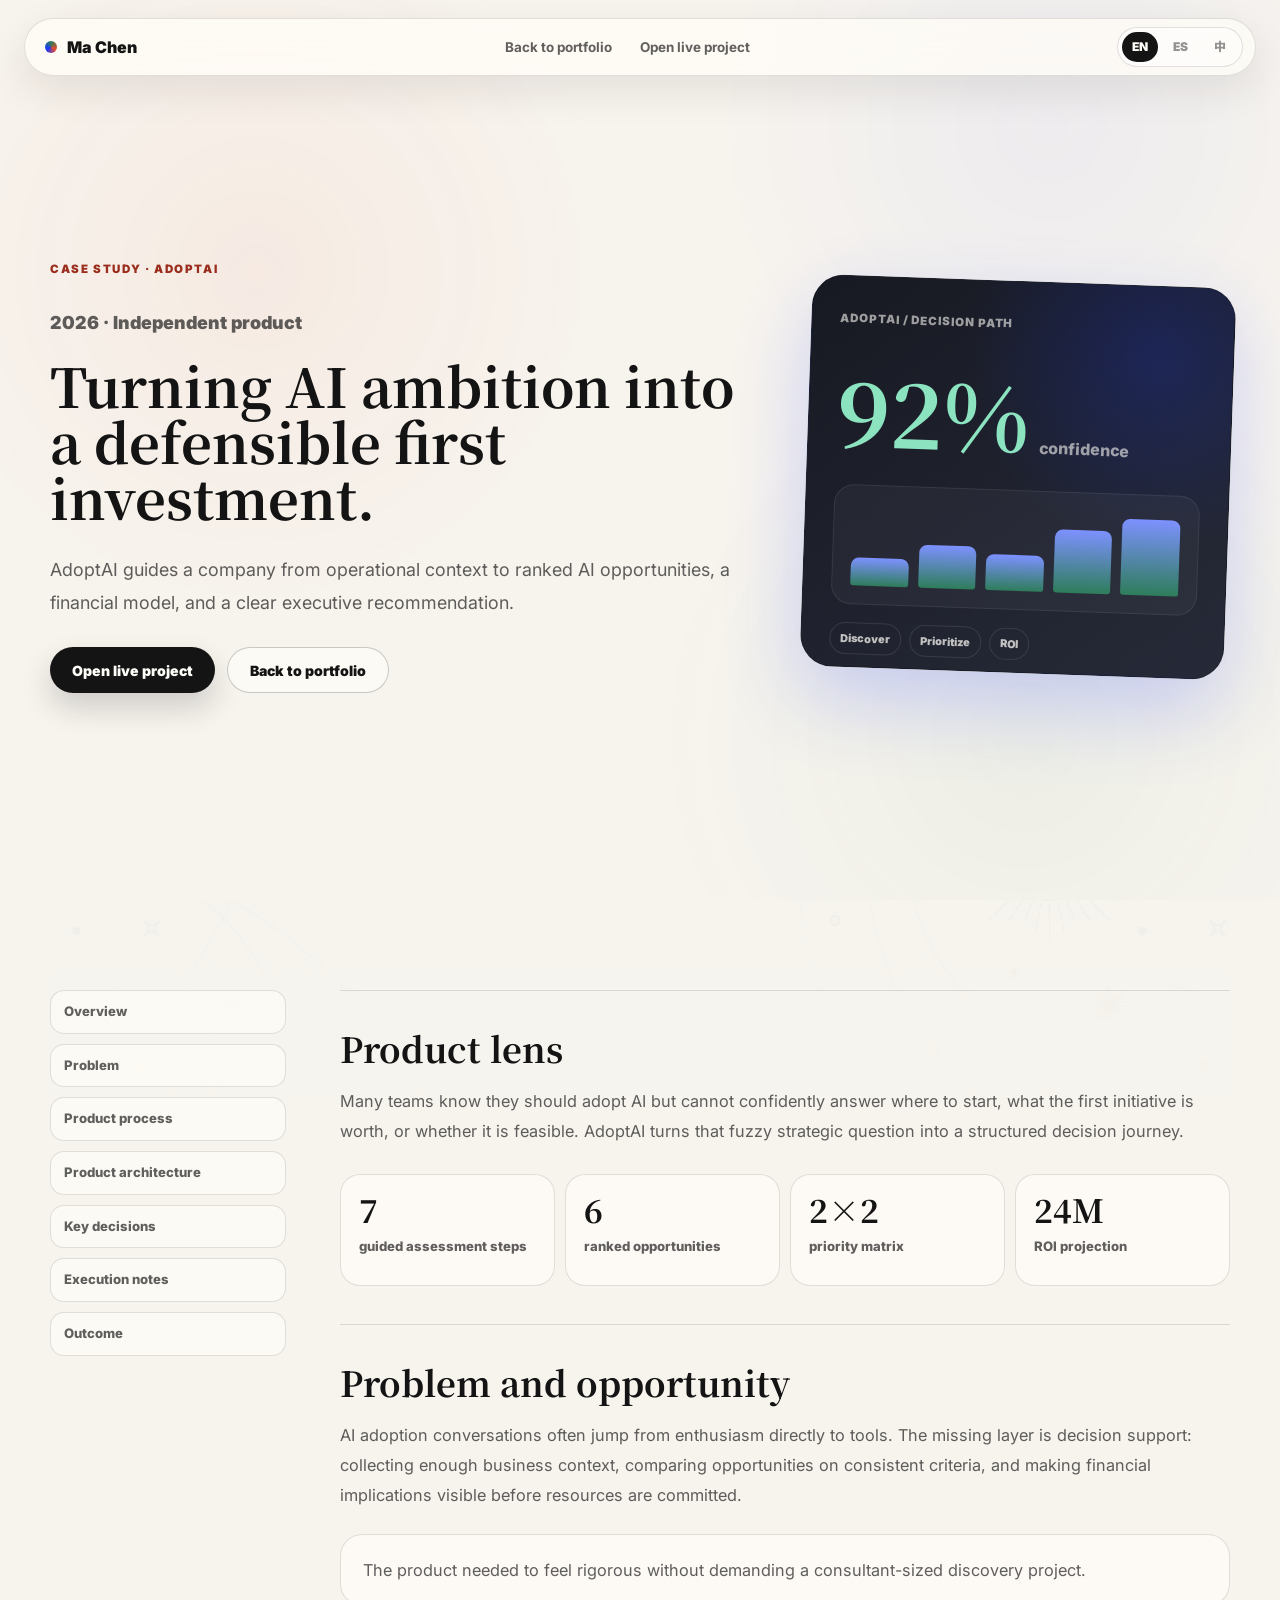
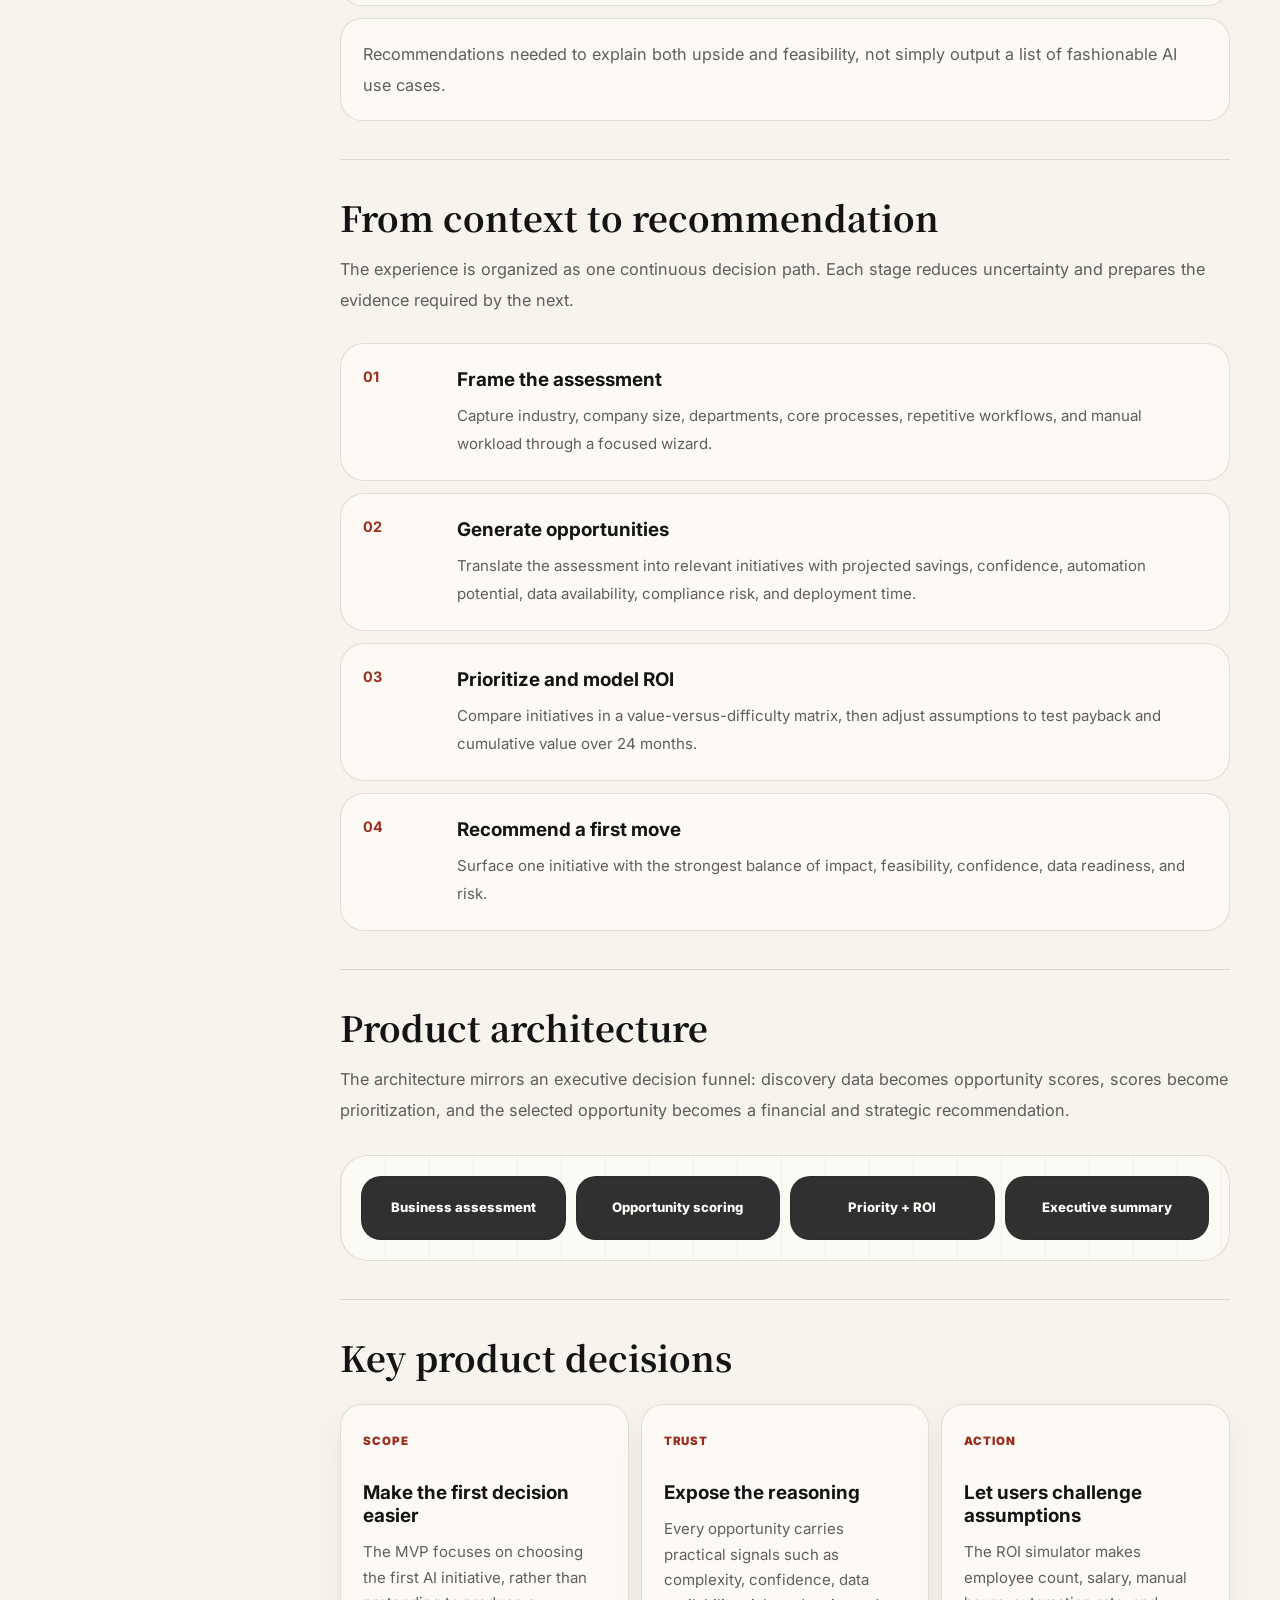
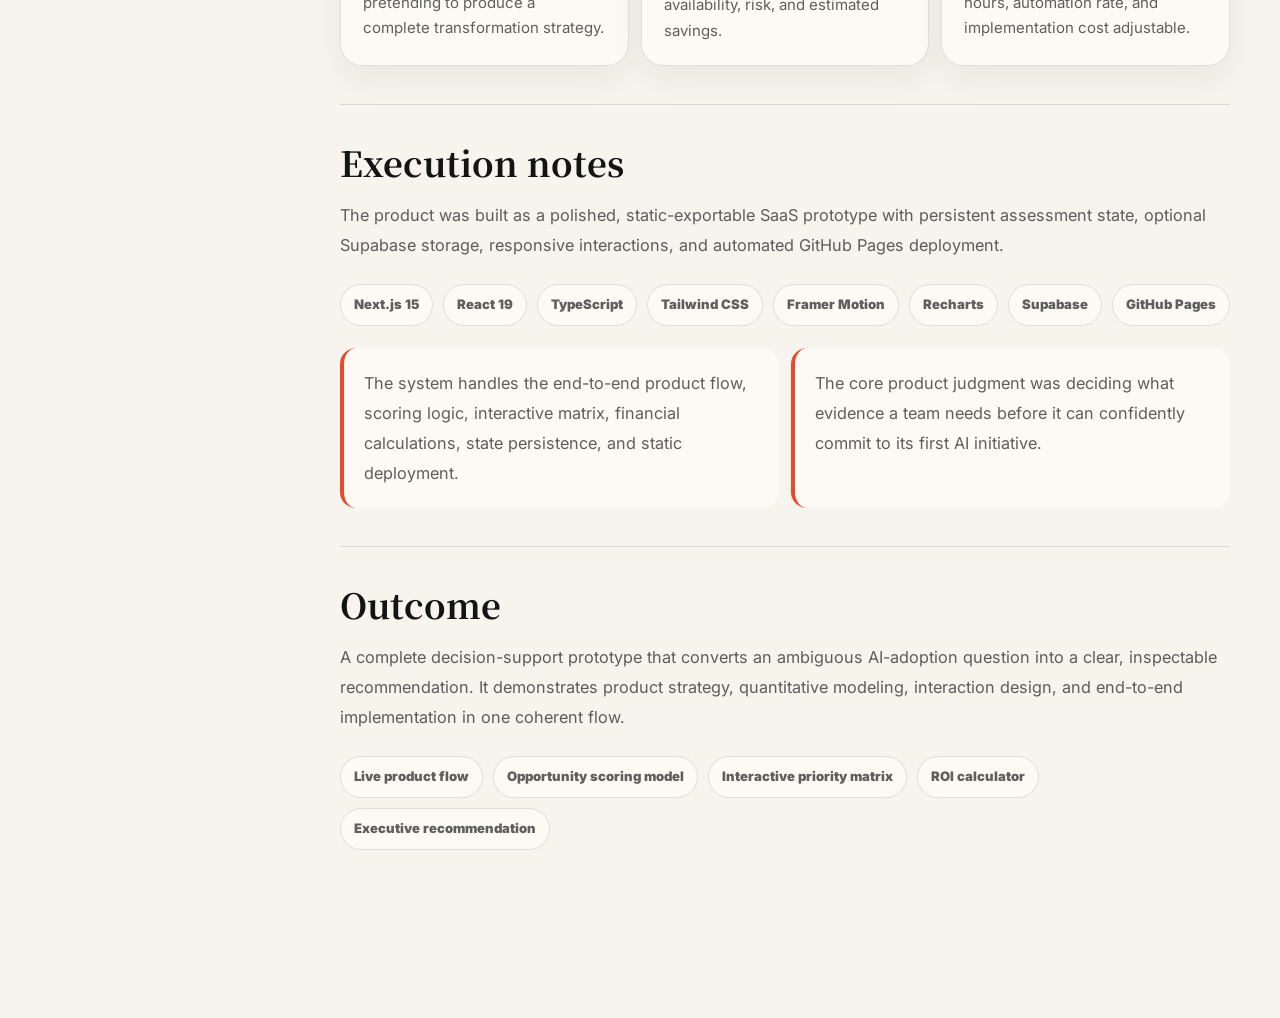
<file: adoptai.html>
<!doctype html>
<html lang="en" data-lang="en">
  <head>
    <meta charset="UTF-8" />
    <meta name="viewport" content="width=device-width, initial-scale=1.0" />
    <meta name="description" content="AdoptAI case study by Ma Chen: a decision-support product for discovering, prioritizing, and evaluating AI opportunities." data-i18n-attr="content:adopt.metaDescription" />
    <title data-i18n="adopt.metaTitle">AdoptAI | Ma Chen</title>
    <link rel="preconnect" href="https://fonts.googleapis.com" />
    <link rel="preconnect" href="https://fonts.gstatic.com" crossorigin />
    <link href="https://fonts.googleapis.com/css2?family=Inter:wght@400;500;600;700;800;900&family=Noto+Sans+SC:wght@300;400;500;600;700;800;900&family=Noto+Serif+SC:wght@500;700;900&display=swap" rel="stylesheet" />
    <link rel="stylesheet" href="styles.css?v=20260614-4" />
  </head>
  <body class="case-page">
    <div class="grain" aria-hidden="true"></div>
    <header class="site-header">
      <a class="brand" href="index.html#top"><span class="brand-mark"></span><span>Ma Chen</span></a>
      <nav aria-label="Case navigation">
        <a href="index.html#projects" data-i18n="case.back">Back to portfolio</a>
        <a href="https://ai-adopt.github.io/" target="_blank" rel="noreferrer" data-i18n="case.live">Open live project</a>
      </nav>
      <div class="lang-toggle" role="group" aria-label="Switch language">
        <button type="button" data-lang-option="en">EN</button>
        <button type="button" data-lang-option="es">ES</button>
        <button type="button" data-lang-option="zh">中</button>
      </div>
    </header>

    <main>
      <section class="case-hero case-hero-with-art section-inner reveal">
        <div class="case-hero-copy">
          <p class="eyebrow" data-i18n="adopt.kicker">Case study · AdoptAI</p>
          <p class="case-date" data-i18n="adopt.date">2026 · Independent product</p>
          <h1 data-i18n="adopt.title">Turning AI ambition into a defensible first investment.</h1>
          <p data-i18n="adopt.lead">AdoptAI guides a company from operational context to ranked AI opportunities, a financial model, and a clear executive recommendation.</p>
          <div class="hero-actions">
            <a class="button button-primary" href="https://ai-adopt.github.io/" target="_blank" rel="noreferrer" data-i18n="case.live">Open live project</a>
            <a class="button button-secondary" href="index.html#projects" data-i18n="case.back">Back to portfolio</a>
          </div>
        </div>
        <aside class="case-hero-art adoptai-hero-art" aria-hidden="true">
          <div class="adoptai-dashboard">
            <span class="dashboard-label">AdoptAI / Decision path</span>
            <div class="dashboard-score"><strong>92%</strong><span>confidence</span></div>
            <div class="dashboard-chart"><i></i><i></i><i></i><i></i><i></i></div>
            <div class="dashboard-tags"><span>Discover</span><span>Prioritize</span><span>ROI</span></div>
          </div>
        </aside>
      </section>

      <section class="case-body section-inner">
        <div class="case-grid">
          <aside class="case-sidebar reveal">
            <a href="#overview" data-i18n="case.overview">Overview</a>
            <a href="#problem" data-i18n="adopt.navProblem">Problem</a>
            <a href="#process" data-i18n="adopt.navProcess">Product process</a>
            <a href="#architecture" data-i18n="case.architecture">Product architecture</a>
            <a href="#decisions" data-i18n="case.decisions">Key decisions</a>
            <a href="#execution" data-i18n="case.execution">Execution notes</a>
            <a href="#outcome" data-i18n="case.outcome">Outcome</a>
          </aside>
          <div>
            <section id="overview" class="case-section reveal">
              <h2 data-i18n="adopt.overviewTitle">Product lens</h2>
              <p data-i18n="adopt.overviewText">Many teams know they should adopt AI but cannot confidently answer where to start, what the first initiative is worth, or whether it is feasible. AdoptAI turns that fuzzy strategic question into a structured decision journey.</p>
              <div class="metric-strip">
                <div><strong>7</strong><span data-i18n="adopt.metricSteps">guided assessment steps</span></div>
                <div><strong>6</strong><span data-i18n="adopt.metricOpps">ranked opportunities</span></div>
                <div><strong>2×2</strong><span data-i18n="adopt.metricMatrix">priority matrix</span></div>
                <div><strong>24M</strong><span data-i18n="adopt.metricRoi">ROI projection</span></div>
              </div>
            </section>

            <section id="problem" class="case-section reveal">
              <h2 data-i18n="adopt.problemTitle">Problem and opportunity</h2>
              <p data-i18n="adopt.problemText">AI adoption conversations often jump from enthusiasm directly to tools. The missing layer is decision support: collecting enough business context, comparing opportunities on consistent criteria, and making financial implications visible before resources are committed.</p>
              <div class="insight-list">
                <p data-i18n="adopt.problemInsight1">The product needed to feel rigorous without demanding a consultant-sized discovery project.</p>
                <p data-i18n="adopt.problemInsight2">Recommendations needed to explain both upside and feasibility, not simply output a list of fashionable AI use cases.</p>
              </div>
            </section>

            <section id="process" class="case-section reveal">
              <h2 data-i18n="adopt.processTitle">From context to recommendation</h2>
              <p data-i18n="adopt.processText">The experience is organized as one continuous decision path. Each stage reduces uncertainty and prepares the evidence required by the next.</p>
              <div class="phase-list">
                <article class="phase-item"><strong>01</strong><div><h3 data-i18n="adopt.phase1Title">Frame the assessment</h3><p data-i18n="adopt.phase1Text">Capture industry, company size, departments, core processes, repetitive workflows, and manual workload through a focused wizard.</p></div></article>
                <article class="phase-item"><strong>02</strong><div><h3 data-i18n="adopt.phase2Title">Generate opportunities</h3><p data-i18n="adopt.phase2Text">Translate the assessment into relevant initiatives with projected savings, confidence, automation potential, data availability, compliance risk, and deployment time.</p></div></article>
                <article class="phase-item"><strong>03</strong><div><h3 data-i18n="adopt.phase3Title">Prioritize and model ROI</h3><p data-i18n="adopt.phase3Text">Compare initiatives in a value-versus-difficulty matrix, then adjust assumptions to test payback and cumulative value over 24 months.</p></div></article>
                <article class="phase-item"><strong>04</strong><div><h3 data-i18n="adopt.phase4Title">Recommend a first move</h3><p data-i18n="adopt.phase4Text">Surface one initiative with the strongest balance of impact, feasibility, confidence, data readiness, and risk.</p></div></article>
              </div>
            </section>

            <section id="architecture" class="case-section reveal">
              <h2 data-i18n="adopt.architectureTitle">Product architecture</h2>
              <p data-i18n="adopt.architectureText">The architecture mirrors an executive decision funnel: discovery data becomes opportunity scores, scores become prioritization, and the selected opportunity becomes a financial and strategic recommendation.</p>
              <div class="agent-flow">
                <div class="flow-step"><span data-i18n="adopt.flow1">Business assessment</span></div>
                <div class="flow-step"><span data-i18n="adopt.flow2">Opportunity scoring</span></div>
                <div class="flow-step"><span data-i18n="adopt.flow3">Priority + ROI</span></div>
                <div class="flow-step"><span data-i18n="adopt.flow4">Executive summary</span></div>
              </div>
            </section>

            <section id="decisions" class="case-section reveal">
              <h2 data-i18n="adopt.decisionsTitle">Key product decisions</h2>
              <div class="case-card-grid">
                <article class="case-mini-card"><span>Scope</span><h3 data-i18n="adopt.decision1Title">Make the first decision easier</h3><p data-i18n="adopt.decision1Text">The MVP focuses on choosing the first AI initiative, rather than pretending to produce a complete transformation strategy.</p></article>
                <article class="case-mini-card"><span>Trust</span><h3 data-i18n="adopt.decision2Title">Expose the reasoning</h3><p data-i18n="adopt.decision2Text">Every opportunity carries practical signals such as complexity, confidence, data availability, risk, and estimated savings.</p></article>
                <article class="case-mini-card"><span>Action</span><h3 data-i18n="adopt.decision3Title">Let users challenge assumptions</h3><p data-i18n="adopt.decision3Text">The ROI simulator makes employee count, salary, manual hours, automation rate, and implementation cost adjustable.</p></article>
              </div>
            </section>

            <section id="execution" class="case-section reveal">
              <h2 data-i18n="adopt.executionTitle">Execution notes</h2>
              <p data-i18n="adopt.executionText">The product was built as a polished, static-exportable SaaS prototype with persistent assessment state, optional Supabase storage, responsive interactions, and automated GitHub Pages deployment.</p>
              <div class="tool-stack">
                <span>Next.js 15</span><span>React 19</span><span>TypeScript</span><span>Tailwind CSS</span><span>Framer Motion</span><span>Recharts</span><span>Supabase</span><span>GitHub Pages</span>
              </div>
              <div class="case-split-note">
                <p data-i18n="adopt.buildText">The system handles the end-to-end product flow, scoring logic, interactive matrix, financial calculations, state persistence, and static deployment.</p>
                <p data-i18n="adopt.judgmentText">The core product judgment was deciding what evidence a team needs before it can confidently commit to its first AI initiative.</p>
              </div>
            </section>

            <section id="outcome" class="case-section reveal">
              <h2 data-i18n="adopt.outcomeTitle">Outcome</h2>
              <p data-i18n="adopt.outcomeText">A complete decision-support prototype that converts an ambiguous AI-adoption question into a clear, inspectable recommendation. It demonstrates product strategy, quantitative modeling, interaction design, and end-to-end implementation in one coherent flow.</p>
              <div class="tool-stack">
                <span data-i18n="adopt.outcomeTag1">Live product flow</span>
                <span data-i18n="adopt.outcomeTag2">Opportunity scoring model</span>
                <span data-i18n="adopt.outcomeTag3">Interactive priority matrix</span>
                <span data-i18n="adopt.outcomeTag4">ROI calculator</span>
                <span data-i18n="adopt.outcomeTag5">Executive recommendation</span>
              </div>
            </section>
          </div>
        </div>
      </section>
    </main>
    <script src="script.js?v=20260614-4"></script>
  </body>
</html>
</file>
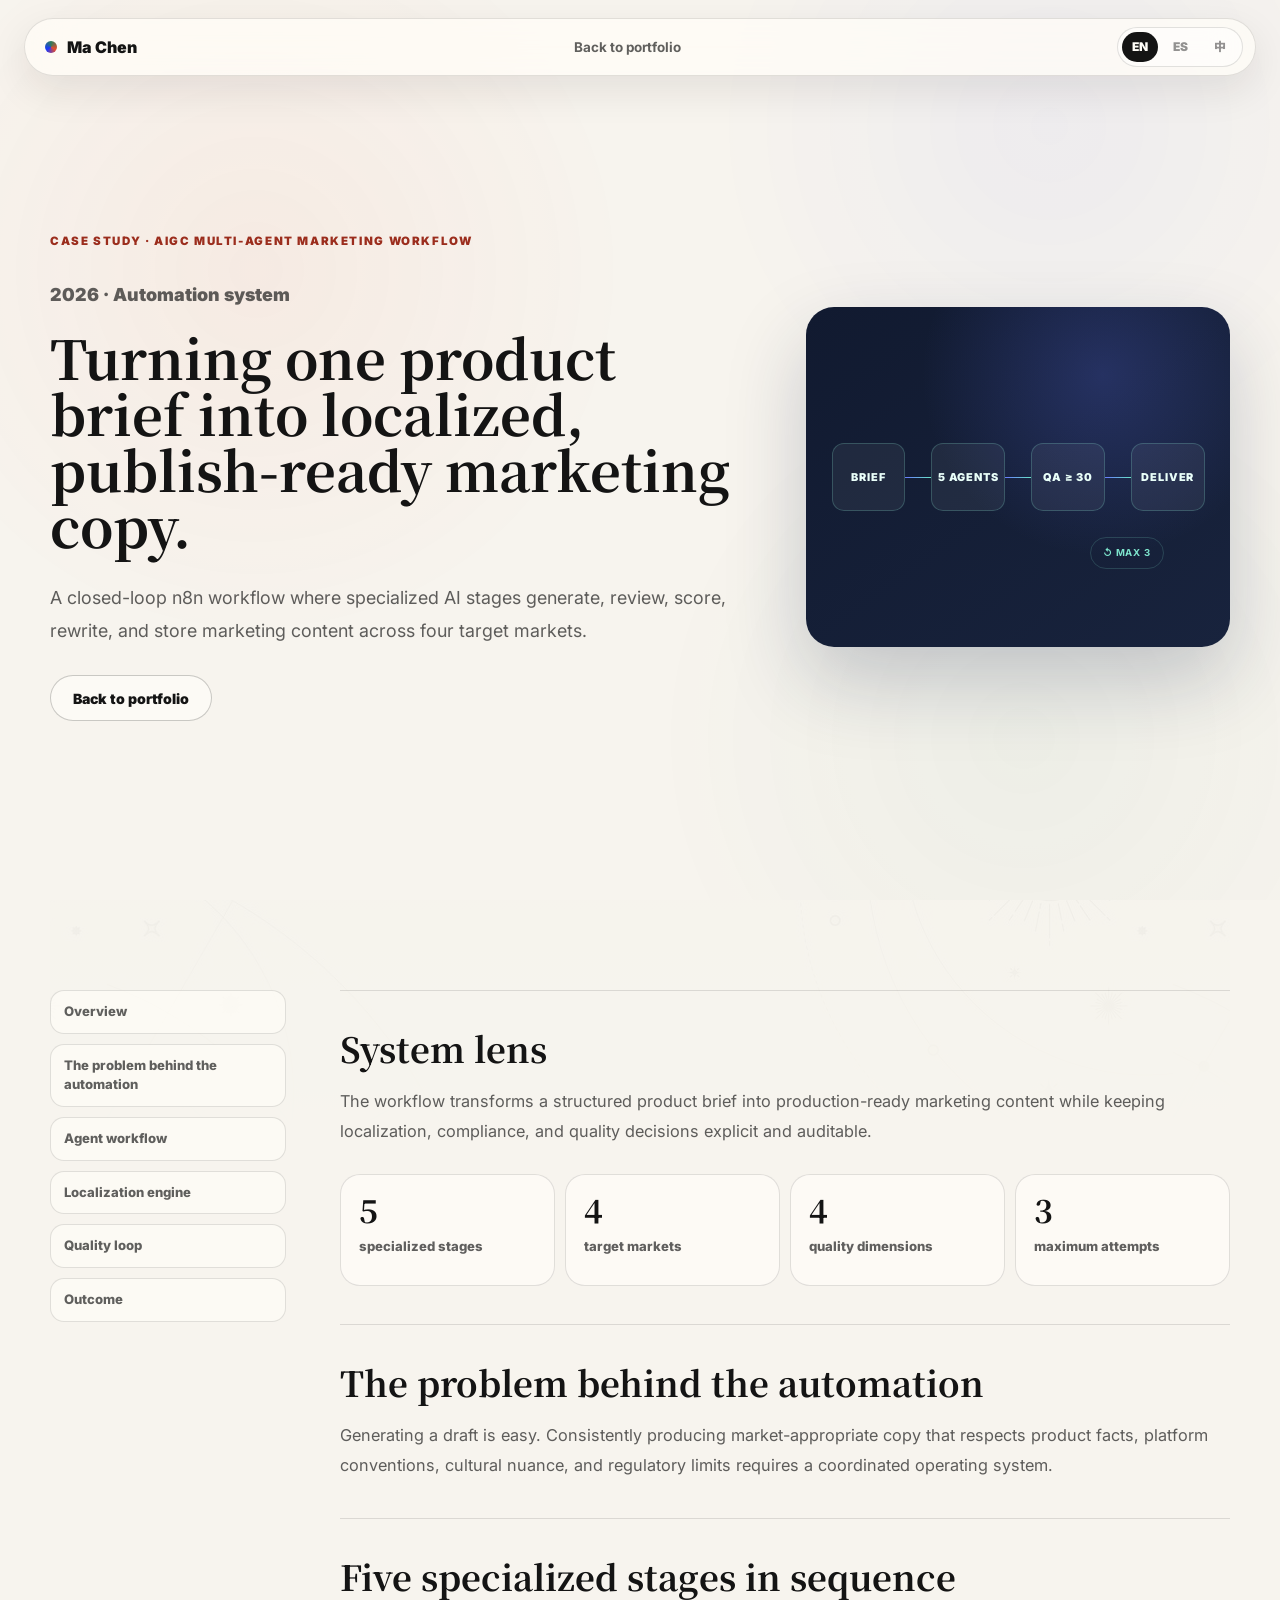
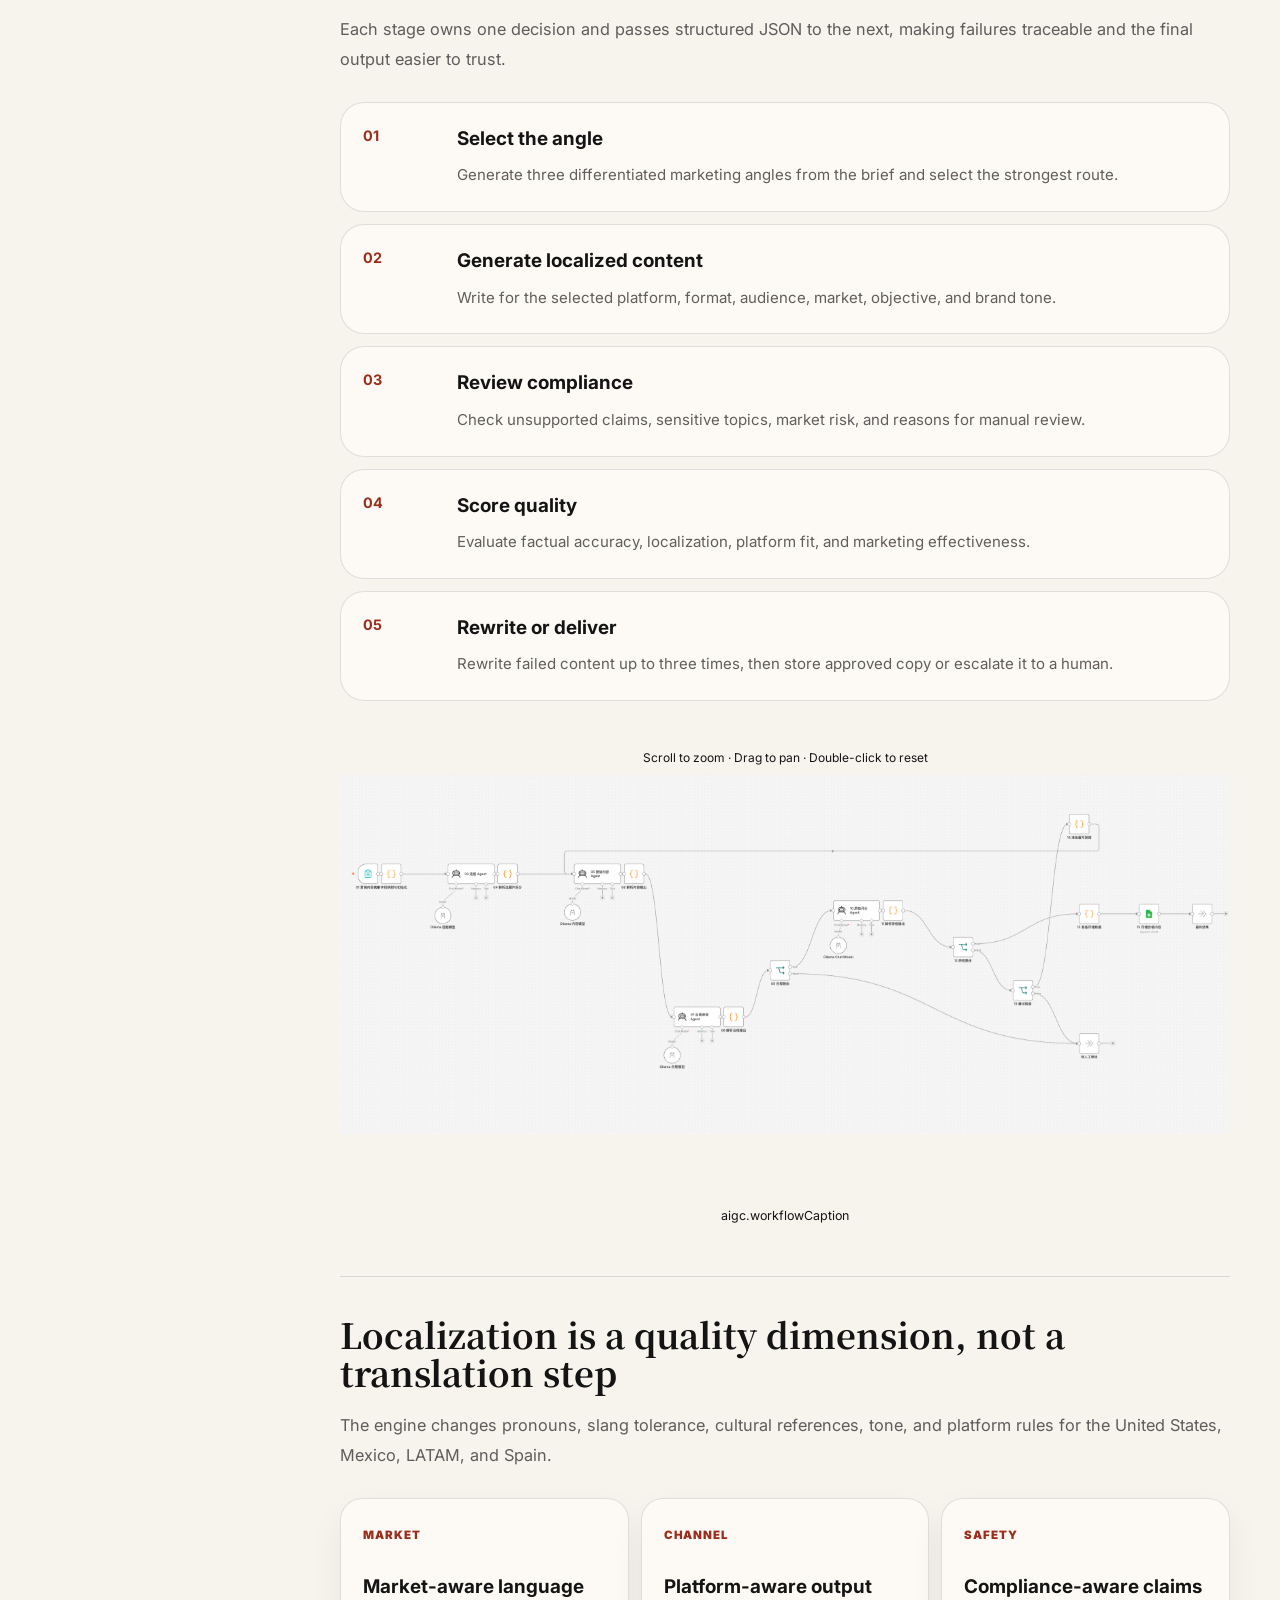
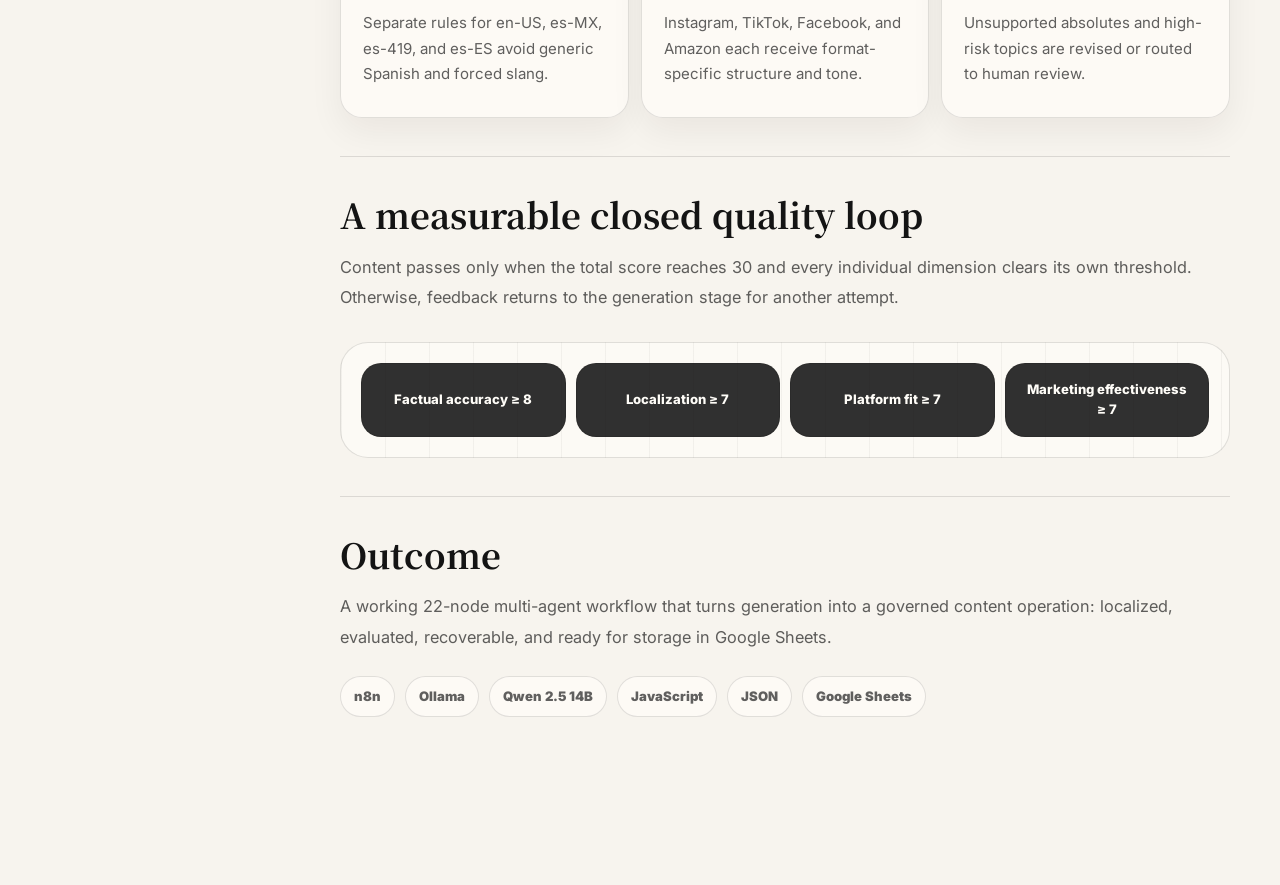
<file: aigc-multi-agent.html>
<!doctype html>
<html lang="en" data-lang="en">
  <head>
    <meta charset="UTF-8" />
    <meta name="viewport" content="width=device-width, initial-scale=1.0" />
    <meta name="description" content="AIGC multi-agent marketing workflow case study by Ma Chen." data-i18n-attr="content:aigc.metaDescription" />
    <title data-i18n="aigc.metaTitle">AIGC Multi-Agent Marketing Workflow | Ma Chen</title>
    <link rel="preconnect" href="https://fonts.googleapis.com" />
    <link rel="preconnect" href="https://fonts.gstatic.com" crossorigin />
    <link href="https://fonts.googleapis.com/css2?family=Inter:wght@400;500;600;700;800;900&family=Noto+Sans+SC:wght@300;400;500;600;700;800;900&family=Noto+Serif+SC:wght@500;700;900&display=swap" rel="stylesheet" />
    <link rel="stylesheet" href="styles.css?v=20260619-1" />
  </head>
  <body class="case-page">
    <div class="grain" aria-hidden="true"></div>
    <header class="site-header">
      <a class="brand" href="index.html#top"><span class="brand-mark"></span><span>Ma Chen</span></a>
      <nav aria-label="Case navigation"><a href="index.html#projects" data-i18n="case.back">Back to portfolio</a></nav>
      <div class="lang-toggle" role="group" aria-label="Switch language">
        <button type="button" data-lang-option="en">EN</button>
        <button type="button" data-lang-option="es">ES</button>
        <button type="button" data-lang-option="zh">中</button>
      </div>
    </header>

    <main>
      <section class="case-hero case-hero-with-art section-inner reveal">
        <div class="case-hero-copy">
          <p class="eyebrow" data-i18n="aigc.kicker">Case study · AIGC Multi-Agent Marketing Workflow</p>
          <p class="case-date" data-i18n="aigc.date">2026 · Automation system</p>
          <h1 data-i18n="aigc.title">Turning one product brief into localized, publish-ready marketing copy.</h1>
          <p data-i18n="aigc.lead">A closed-loop n8n workflow where specialized AI stages generate, review, score, rewrite, and store marketing content across four target markets.</p>
          <div class="hero-actions"><a class="button button-secondary" href="index.html#projects" data-i18n="case.back">Back to portfolio</a></div>
        </div>
        <aside class="case-hero-art aigc-case-art" aria-hidden="true">
          <div class="aigc-case-flow"><span>BRIEF</span><i></i><span>5 AGENTS</span><i></i><span>QA ≥ 30</span><i></i><span>DELIVER</span><b>↺ MAX 3</b></div>
        </aside>
      </section>

      <section class="case-body section-inner">
        <div class="case-grid">
          <aside class="case-sidebar reveal">
            <a href="#overview" data-i18n="case.overview">Overview</a>
            <a href="#problem" data-i18n="aigc.problemTitle">The problem behind the automation</a>
            <a href="#workflow" data-i18n="aigc.navWorkflow">Agent workflow</a>
            <a href="#localization" data-i18n="aigc.navLocalization">Localization engine</a>
            <a href="#quality" data-i18n="aigc.navQuality">Quality loop</a>
            <a href="#outcome" data-i18n="case.outcome">Outcome</a>
          </aside>
          <div>
            <section id="overview" class="case-section reveal">
              <h2 data-i18n="aigc.overviewTitle">System lens</h2>
              <p data-i18n="aigc.overviewText">The workflow transforms a structured product brief into production-ready marketing content while keeping localization, compliance, and quality decisions explicit and auditable.</p>
              <div class="metric-strip">
                <div><strong>5</strong><span data-i18n="aigc.metricAgents">specialized stages</span></div>
                <div><strong>4</strong><span data-i18n="aigc.metricMarkets">target markets</span></div>
                <div><strong>4</strong><span data-i18n="aigc.metricDimensions">quality dimensions</span></div>
                <div><strong>3</strong><span data-i18n="aigc.metricAttempts">maximum attempts</span></div>
              </div>
            </section>

            <section id="problem" class="case-section reveal">
              <h2 data-i18n="aigc.problemTitle">The problem behind the automation</h2>
              <p data-i18n="aigc.problemText">Generating a draft is easy. Consistently producing market-appropriate copy that respects product facts, platform conventions, cultural nuance, and regulatory limits requires a coordinated operating system.</p>
            </section>

            <section id="workflow" class="case-section reveal">
              <h2 data-i18n="aigc.workflowTitle">Five specialized stages in sequence</h2>
              <p data-i18n="aigc.workflowText">Each stage owns one decision and passes structured JSON to the next, making failures traceable and the final output easier to trust.</p>
              <div class="phase-list">
                <article class="phase-item"><strong>01</strong><div><h3 data-i18n="aigc.stage1Title">Select the angle</h3><p data-i18n="aigc.stage1Text">Generate three differentiated marketing angles from the brief and select the strongest route.</p></div></article>
                <article class="phase-item"><strong>02</strong><div><h3 data-i18n="aigc.stage2Title">Generate localized content</h3><p data-i18n="aigc.stage2Text">Write for the selected platform, format, audience, market, objective, and brand tone.</p></div></article>
                <article class="phase-item"><strong>03</strong><div><h3 data-i18n="aigc.stage3Title">Review compliance</h3><p data-i18n="aigc.stage3Text">Check unsupported claims, sensitive topics, market risk, and reasons for manual review.</p></div></article>
                <article class="phase-item"><strong>04</strong><div><h3 data-i18n="aigc.stage4Title">Score quality</h3><p data-i18n="aigc.stage4Text">Evaluate factual accuracy, localization, platform fit, and marketing effectiveness.</p></div></article>
                <article class="phase-item"><strong>05</strong><div><h3 data-i18n="aigc.stage5Title">Rewrite or deliver</h3><p data-i18n="aigc.stage5Text">Rewrite failed content up to three times, then store approved copy or escalate it to a human.</p></div></article>
              </div>
              <figure class="workflow-screenshot">
                <div class="workflow-pan-hint">Scroll to zoom · Drag to pan · Double-click to reset</div>
                <div class="workflow-viewport" id="workflowViewport">
                  <img src="assets/aigc-workflow.png" alt="n8n workflow canvas showing all 22 nodes across 5 agent stages" id="workflowImg" draggable="false" />
                </div>
                <figcaption data-i18n="aigc.workflowCaption">The complete n8n workflow — 22 nodes, 5 specialized agents, one closed loop.</figcaption>
              </figure>
            </section>

            <section id="localization" class="case-section reveal">
              <h2 data-i18n="aigc.localizationTitle">Localization is a quality dimension, not a translation step</h2>
              <p data-i18n="aigc.localizationText">The engine changes pronouns, slang tolerance, cultural references, tone, and platform rules for the United States, Mexico, LATAM, and Spain.</p>
              <div class="case-card-grid">
                <article class="case-mini-card"><span>MARKET</span><h3 data-i18n="aigc.local1Title">Market-aware language</h3><p data-i18n="aigc.local1Text">Separate rules for en-US, es-MX, es-419, and es-ES avoid generic Spanish and forced slang.</p></article>
                <article class="case-mini-card"><span>CHANNEL</span><h3 data-i18n="aigc.local2Title">Platform-aware output</h3><p data-i18n="aigc.local2Text">Instagram, TikTok, Facebook, and Amazon each receive format-specific structure and tone.</p></article>
                <article class="case-mini-card"><span>SAFETY</span><h3 data-i18n="aigc.local3Title">Compliance-aware claims</h3><p data-i18n="aigc.local3Text">Unsupported absolutes and high-risk topics are revised or routed to human review.</p></article>
              </div>
            </section>

            <section id="quality" class="case-section reveal">
              <h2 data-i18n="aigc.qualityTitle">A measurable closed quality loop</h2>
              <p data-i18n="aigc.qualityText">Content passes only when the total score reaches 30 and every individual dimension clears its own threshold. Otherwise, feedback returns to the generation stage for another attempt.</p>
              <div class="agent-flow">
                <div class="flow-step"><span>Factual accuracy ≥ 8</span></div>
                <div class="flow-step"><span>Localization ≥ 7</span></div>
                <div class="flow-step"><span>Platform fit ≥ 7</span></div>
                <div class="flow-step"><span>Marketing effectiveness ≥ 7</span></div>
              </div>
            </section>

            <section id="outcome" class="case-section reveal">
              <h2 data-i18n="aigc.outcomeTitle">Outcome</h2>
              <p data-i18n="aigc.outcomeText">A working 22-node multi-agent workflow that turns generation into a governed content operation: localized, evaluated, recoverable, and ready for storage in Google Sheets.</p>
              <div class="tool-stack"><span>n8n</span><span>Ollama</span><span>Qwen 2.5 14B</span><span>JavaScript</span><span>JSON</span><span>Google Sheets</span></div>
            </section>
          </div>
        </div>
      </section>
    </main>
    <script src="script.js?v=20260614-4"></script>
    <script>
      (function() {
        var viewport = document.getElementById('workflowViewport');
        var img = document.getElementById('workflowImg');
        if (!viewport || !img) return;
        var scale = 1, minScale = 0.5, maxScale = 4;
        var tx = 0, ty = 0;
        var dragging = false, startX, startY, startTx, startTy;

        function apply() {
          img.style.transform = 'translate(' + tx + 'px,' + ty + 'px) scale(' + scale + ')';
        }

        viewport.addEventListener('wheel', function(e) {
          e.preventDefault();
          var rect = viewport.getBoundingClientRect();
          var mx = e.clientX - rect.left;
          var my = e.clientY - rect.top;
          var delta = e.deltaY > 0 ? 0.9 : 1.1;
          var newScale = Math.min(maxScale, Math.max(minScale, scale * delta));
          tx = mx - (mx - tx) * (newScale / scale);
          ty = my - (my - ty) * (newScale / scale);
          scale = newScale;
          apply();
        }, { passive: false });

        viewport.addEventListener('mousedown', function(e) {
          dragging = true;
          startX = e.clientX; startY = e.clientY;
          startTx = tx; startTy = ty;
          viewport.style.cursor = 'grabbing';
        });
        window.addEventListener('mousemove', function(e) {
          if (!dragging) return;
          tx = startTx + (e.clientX - startX);
          ty = startTy + (e.clientY - startY);
          apply();
        });
        window.addEventListener('mouseup', function() {
          dragging = false;
          viewport.style.cursor = 'grab';
        });

        viewport.addEventListener('dblclick', function() {
          scale = 1; tx = 0; ty = 0; apply();
        });

        var lastDist = null;
        viewport.addEventListener('touchstart', function(e) {
          if (e.touches.length === 2) lastDist = Math.hypot(e.touches[0].clientX - e.touches[1].clientX, e.touches[0].clientY - e.touches[1].clientY);
          else if (e.touches.length === 1) { dragging = true; startX = e.touches[0].clientX; startY = e.touches[0].clientY; startTx = tx; startTy = ty; }
        }, { passive: true });
        viewport.addEventListener('touchmove', function(e) {
          if (e.touches.length === 2) {
            e.preventDefault();
            var dist = Math.hypot(e.touches[0].clientX - e.touches[1].clientX, e.touches[0].clientY - e.touches[1].clientY);
            if (lastDist) { scale = Math.min(maxScale, Math.max(minScale, scale * dist / lastDist)); apply(); }
            lastDist = dist;
          } else if (e.touches.length === 1 && dragging) {
            tx = startTx + (e.touches[0].clientX - startX);
            ty = startTy + (e.touches[0].clientY - startY);
            apply();
          }
        }, { passive: false });
        viewport.addEventListener('touchend', function() { dragging = false; lastDist = null; });
      })();
    </script>
  </body>
</html>
</file>
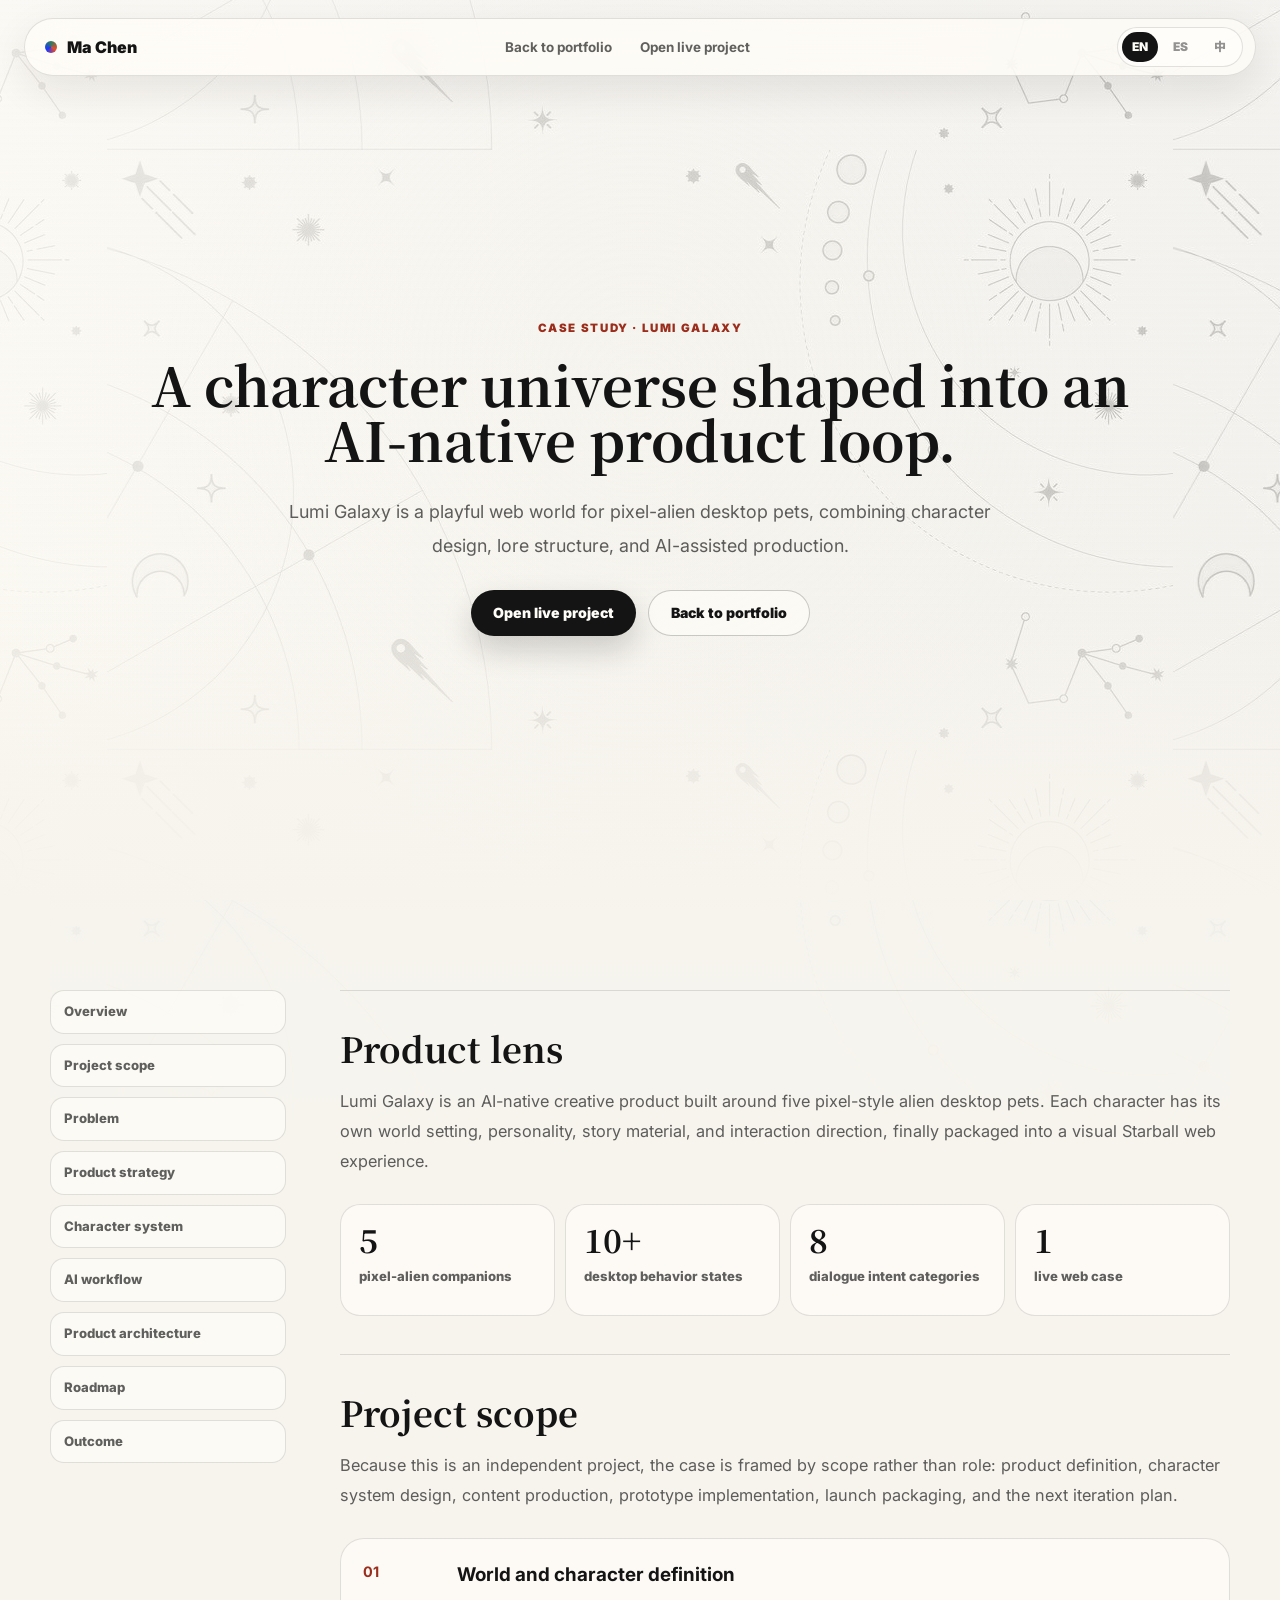
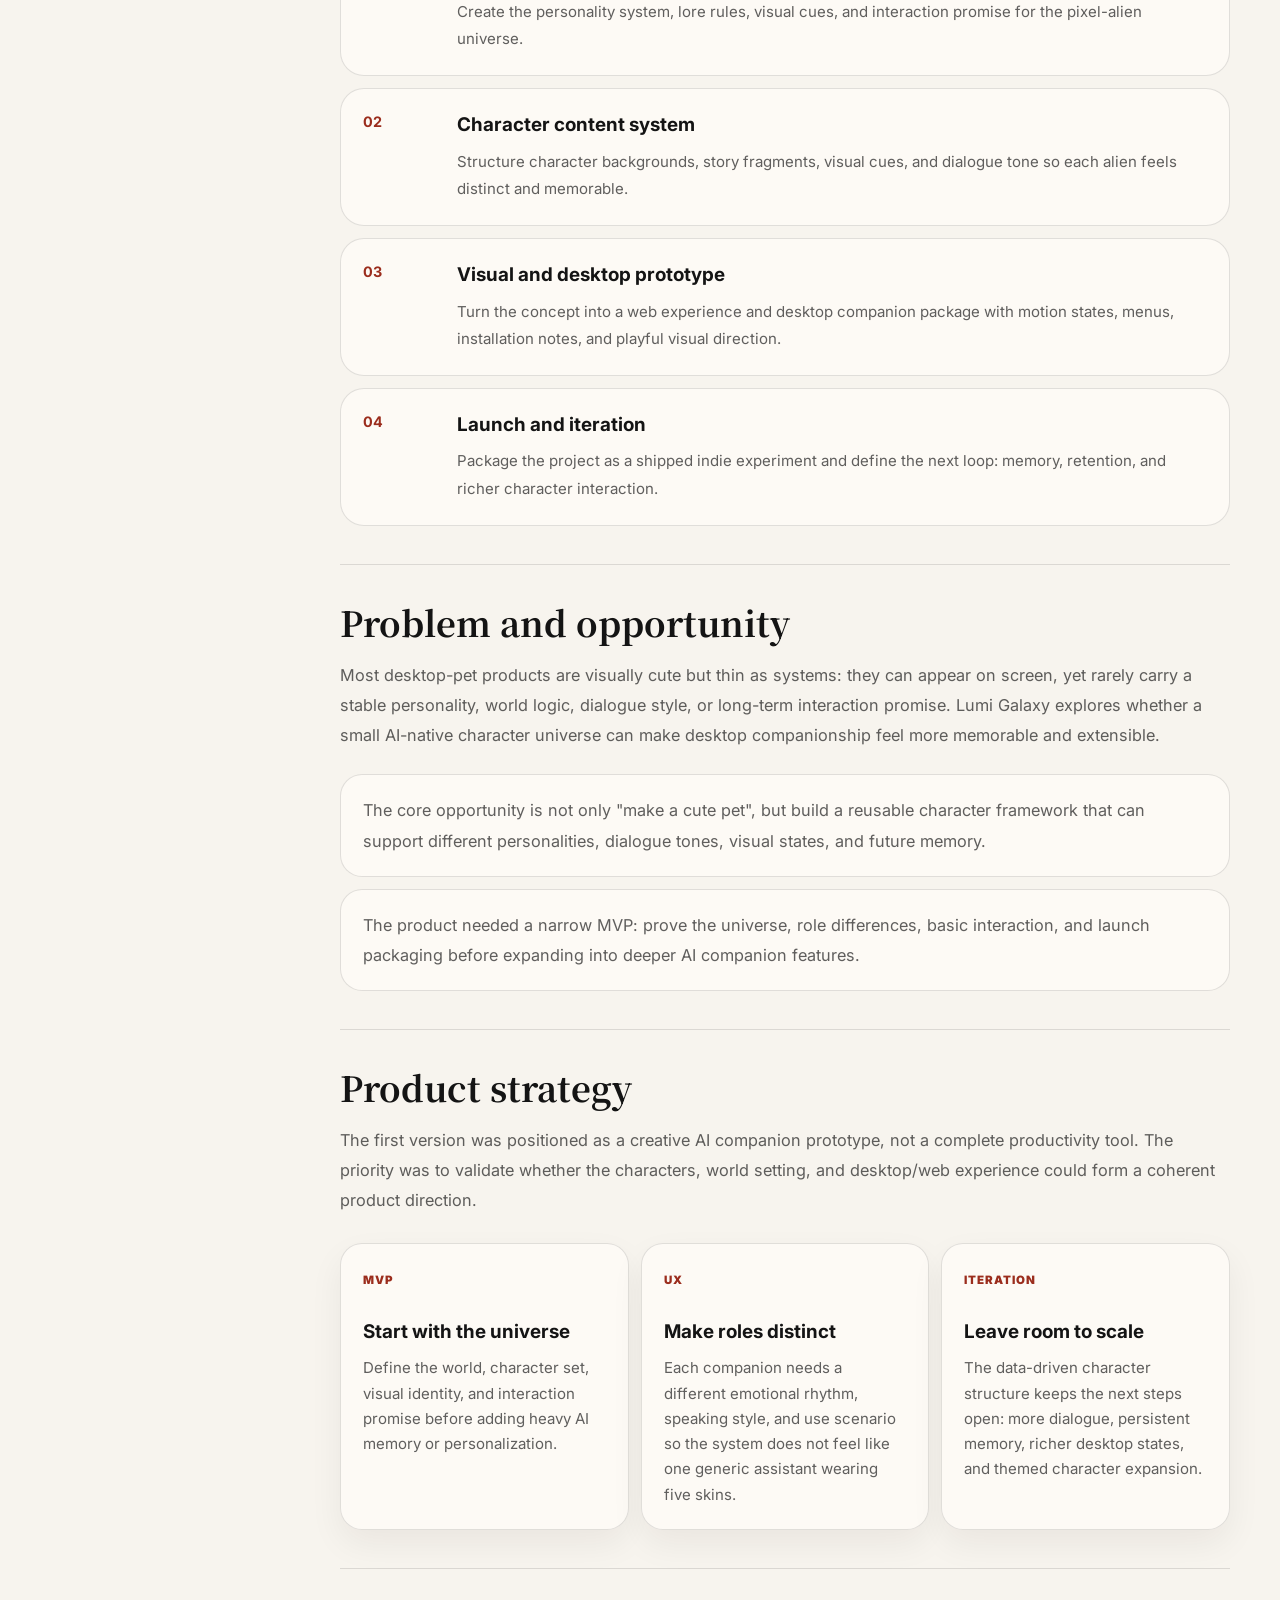
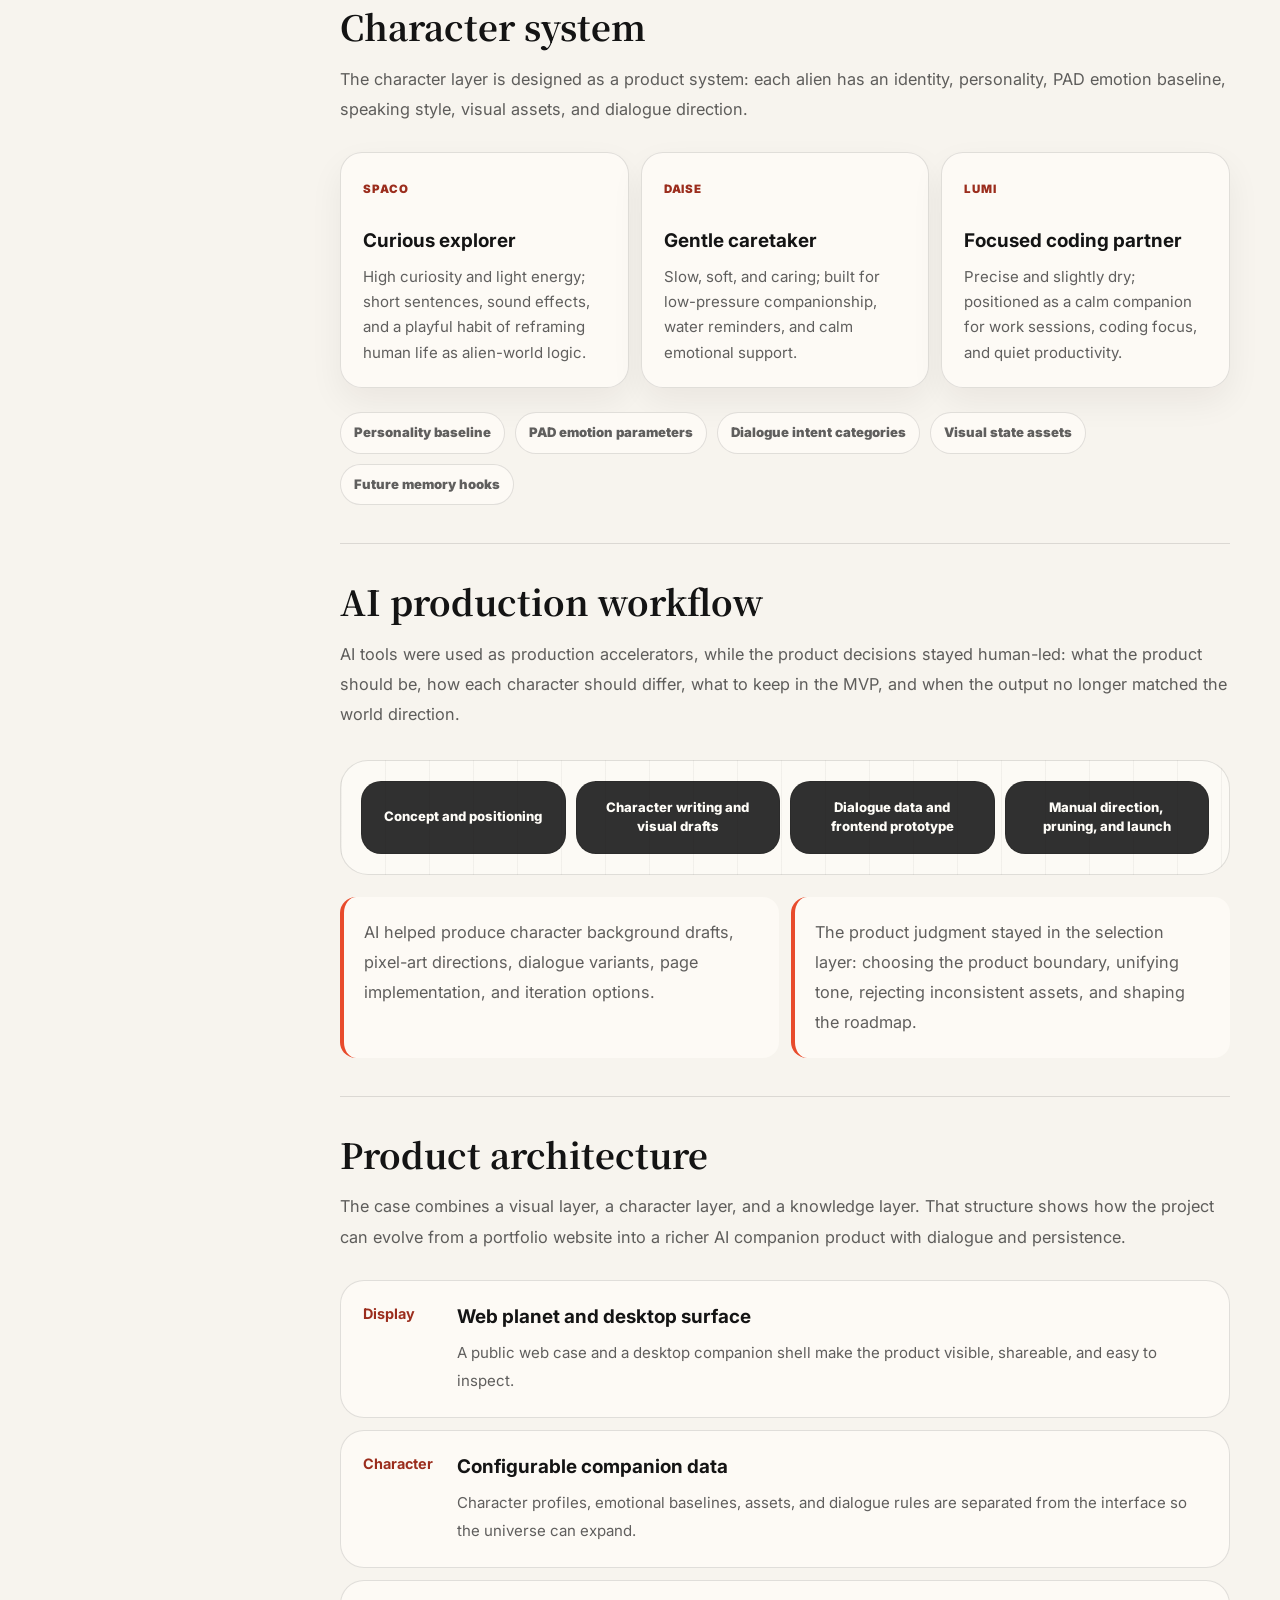
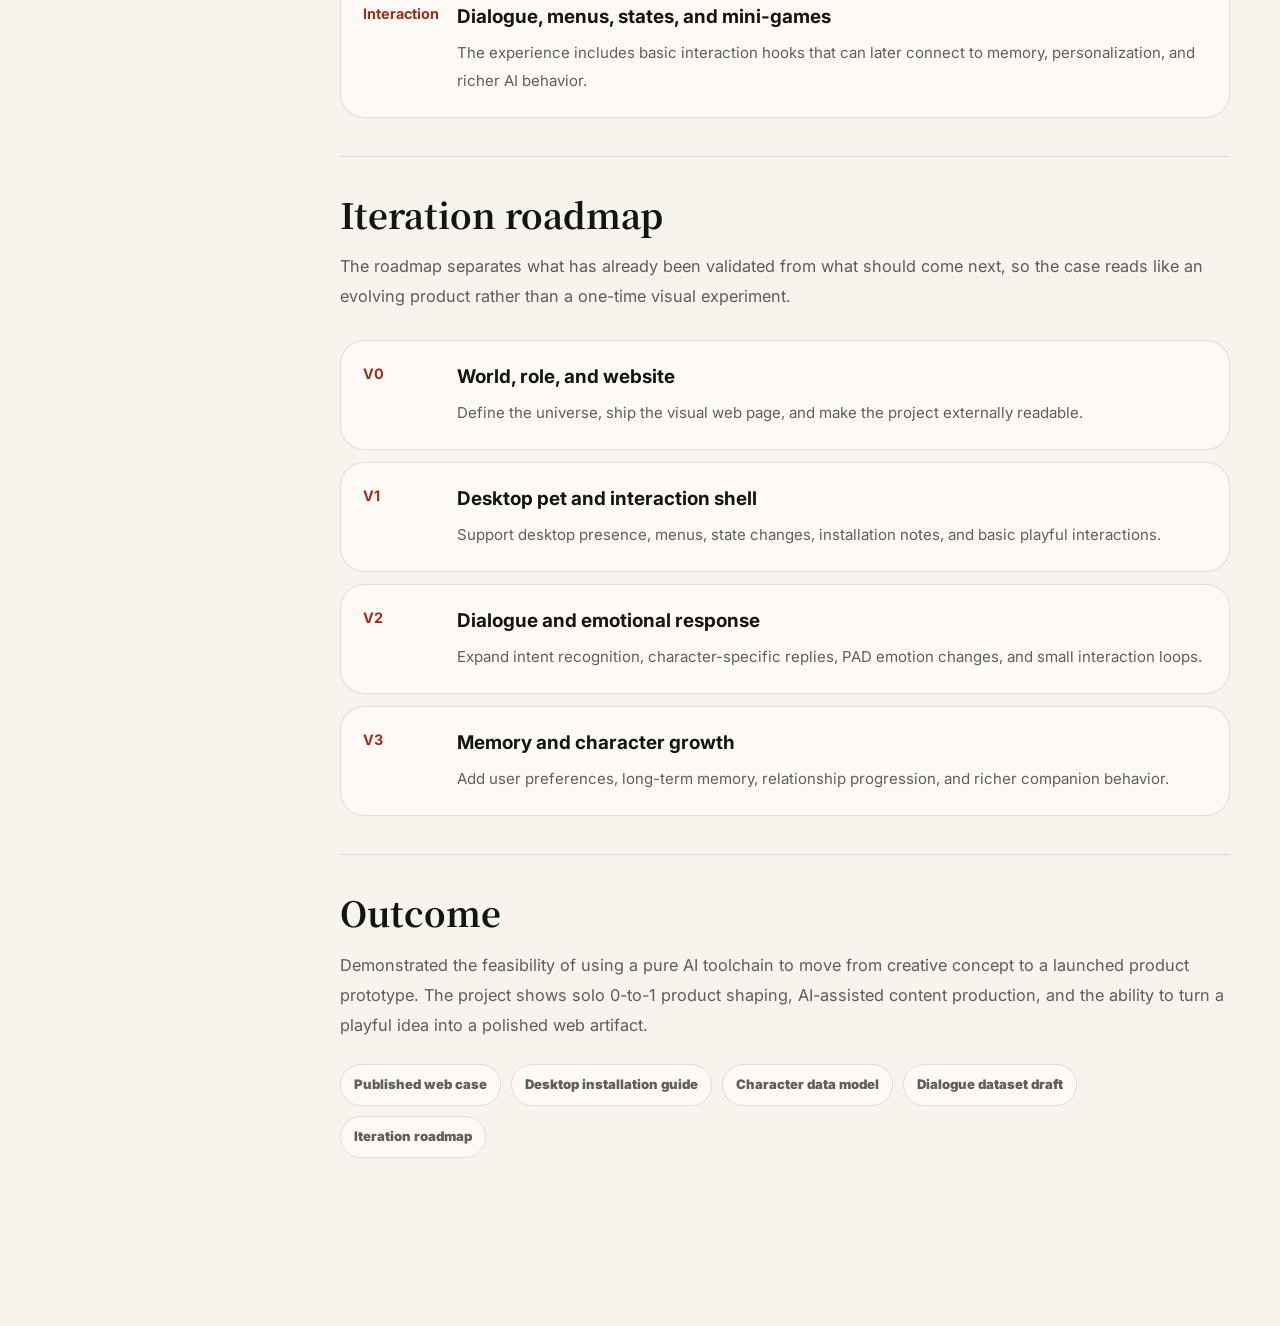
<file: lumigalaxy.html>
<!doctype html>
<html lang="en" data-lang="en">
  <head>
    <meta charset="UTF-8" />
    <meta name="viewport" content="width=device-width, initial-scale=1.0" />
    <meta name="description" content="Lumi Galaxy case study by Ma Chen: an AI-native creative product with five pixel-alien desktop pets, character stories, and an interactive web world." data-i18n-attr="content:lumi.metaDescription" />
    <title data-i18n="lumi.metaTitle">Lumi Galaxy | Ma Chen</title>
    <link rel="preconnect" href="https://fonts.googleapis.com" />
    <link rel="preconnect" href="https://fonts.gstatic.com" crossorigin />
    <link
      href="https://fonts.googleapis.com/css2?family=Inter:wght@400;500;600;700;800;900&family=Noto+Sans+SC:wght@300;400;500;600;700;800;900&family=Noto+Serif+SC:wght@500;700;900&display=swap"
      rel="stylesheet"
    />
    <link rel="stylesheet" href="styles.css?v=20260614-4" />
  </head>
  <body class="case-page">
    <div class="grain" aria-hidden="true"></div>
    <header class="site-header">
      <a class="brand" href="index.html#top"><span class="brand-mark"></span><span>Ma Chen</span></a>
      <nav aria-label="Case navigation">
        <a href="index.html#projects" data-i18n="case.back">Back to portfolio</a>
        <a href="https://lumigalaxy.github.io/" target="_blank" rel="noreferrer" data-i18n="case.live">Open live project</a>
      </nav>
      <div class="lang-toggle" role="group" aria-label="Switch language">
        <button type="button" data-lang-option="en">EN</button>
        <button type="button" data-lang-option="es">ES</button>
        <button type="button" data-lang-option="zh">中</button>
      </div>
    </header>

    <main>
      <section class="case-hero case-hero-with-art lumi-hero section-inner reveal">
        <div class="case-hero-copy">
          <p class="eyebrow" data-i18n="lumi.kicker">Case study · Lumi Galaxy</p>
          <h1 data-i18n="lumi.title">A character universe shaped into an AI-native product loop.</h1>
          <p data-i18n="lumi.lead">Lumi Galaxy is a playful web world for pixel-alien desktop pets, combining character design, lore structure, and AI-assisted production.</p>
          <div class="hero-actions">
            <a class="button button-primary" href="https://lumigalaxy.github.io/" target="_blank" rel="noreferrer" data-i18n="case.live">Open live project</a>
            <a class="button button-secondary" href="index.html#projects" data-i18n="case.back">Back to portfolio</a>
          </div>
        </div>
        <aside class="case-hero-art lumi-cover-art" aria-hidden="true">
          <div class="lumi-cover-frame"></div>
        </aside>
      </section>

      <section class="case-body section-inner">
        <div class="case-grid">
          <aside class="case-sidebar reveal">
            <a href="#overview" data-i18n="case.overview">Overview</a>
            <a href="#scope" data-i18n="lumi.navScope">Project scope</a>
            <a href="#problem" data-i18n="lumi.navProblem">Problem</a>
            <a href="#strategy" data-i18n="lumi.navStrategy">Product strategy</a>
            <a href="#characters" data-i18n="lumi.navCharacters">Character system</a>
            <a href="#workflow" data-i18n="lumi.navWorkflow">AI workflow</a>
            <a href="#architecture" data-i18n="case.architecture">Product architecture</a>
            <a href="#roadmap" data-i18n="lumi.navRoadmap">Roadmap</a>
            <a href="#outcome" data-i18n="case.outcome">Outcome</a>
          </aside>
          <div>
            <section id="overview" class="case-section reveal">
              <h2 data-i18n="lumi.overviewTitle">Product lens</h2>
              <p data-i18n="lumi.overviewText">The project explores how a tiny fictional universe can become a product system: characters, knowledge, visual identity, interaction loops, and a web presence that makes the world feel tangible.</p>
              <div class="metric-strip">
                <div><strong>5</strong><span data-i18n="lumi.metricCharacters">pixel-alien companions</span></div>
                <div><strong>10+</strong><span data-i18n="lumi.metricStates">desktop behavior states</span></div>
                <div><strong>8</strong><span data-i18n="lumi.metricIntents">dialogue intent categories</span></div>
                <div><strong>1</strong><span data-i18n="lumi.metricLaunch">live web case</span></div>
              </div>
            </section>

            <section id="scope" class="case-section reveal">
              <h2 data-i18n="lumi.scopeTitle">Project scope</h2>
              <p data-i18n="lumi.scopeText">Because this is an independent project, the case is framed by scope rather than role: product definition, character system design, content production, prototype implementation, launch packaging, and the next iteration plan.</p>
              <div class="phase-list">
                <article class="phase-item"><strong>01</strong><div><h3 data-i18n="lumi.phase1Title">World and character definition</h3><p data-i18n="lumi.phase1Text">Create the personality system, lore rules, visual cues, and interaction promise for the pixel-alien universe.</p></div></article>
                <article class="phase-item"><strong>02</strong><div><h3 data-i18n="lumi.phase2Title">Character content system</h3><p data-i18n="lumi.phase2Text">Structure character backgrounds, story fragments, visual cues, and dialogue tone so each alien feels distinct and memorable.</p></div></article>
                <article class="phase-item"><strong>03</strong><div><h3 data-i18n="lumi.phase3Title">Visual and desktop prototype</h3><p data-i18n="lumi.phase3Text">Turn the concept into a web experience and desktop companion package with motion states, menus, installation notes, and playful visual direction.</p></div></article>
                <article class="phase-item"><strong>04</strong><div><h3 data-i18n="lumi.phase4Title">Launch and iteration</h3><p data-i18n="lumi.phase4Text">Package the project as a shipped indie experiment and define the next loop: memory, retention, and richer character interaction.</p></div></article>
              </div>
            </section>

            <section id="problem" class="case-section reveal">
              <h2 data-i18n="lumi.problemTitle">Problem and opportunity</h2>
              <p data-i18n="lumi.problemText">Most desktop-pet products are visually cute but thin as systems: they can appear on screen, yet rarely carry a stable personality, world logic, dialogue style, or long-term interaction promise. Lumi Galaxy explores whether a small AI-native character universe can make desktop companionship feel more memorable and extensible.</p>
              <div class="insight-list">
                <p data-i18n="lumi.problemInsight1">The core opportunity is not only "make a cute pet", but build a reusable character framework that can support different personalities, dialogue tones, visual states, and future memory.</p>
                <p data-i18n="lumi.problemInsight2">The product needed a narrow MVP: prove the universe, role differences, basic interaction, and launch packaging before expanding into deeper AI companion features.</p>
              </div>
            </section>

            <section id="strategy" class="case-section reveal">
              <h2 data-i18n="lumi.strategyTitle">Product strategy</h2>
              <p data-i18n="lumi.strategyText">The first version was positioned as a creative AI companion prototype, not a complete productivity tool. The priority was to validate whether the characters, world setting, and desktop/web experience could form a coherent product direction.</p>
              <div class="case-card-grid">
                <article class="case-mini-card"><span>MVP</span><h3 data-i18n="lumi.strategyCard1Title">Start with the universe</h3><p data-i18n="lumi.strategyCard1Text">Define the world, character set, visual identity, and interaction promise before adding heavy AI memory or personalization.</p></article>
                <article class="case-mini-card"><span>UX</span><h3 data-i18n="lumi.strategyCard2Title">Make roles distinct</h3><p data-i18n="lumi.strategyCard2Text">Each companion needs a different emotional rhythm, speaking style, and use scenario so the system does not feel like one generic assistant wearing five skins.</p></article>
                <article class="case-mini-card"><span>Iteration</span><h3 data-i18n="lumi.strategyCard3Title">Leave room to scale</h3><p data-i18n="lumi.strategyCard3Text">The data-driven character structure keeps the next steps open: more dialogue, persistent memory, richer desktop states, and themed character expansion.</p></article>
              </div>
            </section>

            <section id="characters" class="case-section reveal">
              <h2 data-i18n="lumi.charactersTitle">Character system</h2>
              <p data-i18n="lumi.charactersText">The character layer is designed as a product system: each alien has an identity, personality, PAD emotion baseline, speaking style, visual assets, and dialogue direction.</p>
              <div class="case-card-grid">
                <article class="case-mini-card"><span>Spaco</span><h3 data-i18n="lumi.character1Title">Curious explorer</h3><p data-i18n="lumi.character1Text">High curiosity and light energy; short sentences, sound effects, and a playful habit of reframing human life as alien-world logic.</p></article>
                <article class="case-mini-card"><span>Daise</span><h3 data-i18n="lumi.character2Title">Gentle caretaker</h3><p data-i18n="lumi.character2Text">Slow, soft, and caring; built for low-pressure companionship, water reminders, and calm emotional support.</p></article>
                <article class="case-mini-card"><span>Lumi</span><h3 data-i18n="lumi.character3Title">Focused coding partner</h3><p data-i18n="lumi.character3Text">Precise and slightly dry; positioned as a calm companion for work sessions, coding focus, and quiet productivity.</p></article>
              </div>
              <div class="tool-stack">
                <span data-i18n="lumi.characterTag1">Personality baseline</span>
                <span data-i18n="lumi.characterTag2">PAD emotion parameters</span>
                <span data-i18n="lumi.characterTag3">Dialogue intent categories</span>
                <span data-i18n="lumi.characterTag4">Visual state assets</span>
                <span data-i18n="lumi.characterTag5">Future memory hooks</span>
              </div>
            </section>

            <section id="workflow" class="case-section reveal">
              <h2 data-i18n="lumi.workflowTitle">AI production workflow</h2>
              <p data-i18n="lumi.workflowText">AI tools were used as production accelerators, while the product decisions stayed human-led: what the product should be, how each character should differ, what to keep in the MVP, and when the output no longer matched the world direction.</p>
              <div class="agent-flow">
                <div class="flow-step"><span data-i18n="lumi.workflowStep1">Concept and positioning</span></div>
                <div class="flow-step"><span data-i18n="lumi.workflowStep2">Character writing and visual drafts</span></div>
                <div class="flow-step"><span data-i18n="lumi.workflowStep3">Dialogue data and frontend prototype</span></div>
                <div class="flow-step"><span data-i18n="lumi.workflowStep4">Manual direction, pruning, and launch</span></div>
              </div>
              <div class="case-split-note">
                <p data-i18n="lumi.aiBuildText">AI helped produce character background drafts, pixel-art directions, dialogue variants, page implementation, and iteration options.</p>
                <p data-i18n="lumi.myJudgmentText">The product judgment stayed in the selection layer: choosing the product boundary, unifying tone, rejecting inconsistent assets, and shaping the roadmap.</p>
              </div>
            </section>

            <section id="architecture" class="case-section reveal">
              <h2 data-i18n="lumi.architectureTitle">Product architecture</h2>
              <p data-i18n="lumi.architectureText">The case combines a visual layer, a character layer, and a knowledge layer. That structure shows how the project can evolve from a portfolio website into a richer AI companion product with dialogue and persistence.</p>
              <div class="phase-list">
                <article class="phase-item"><strong>Display</strong><div><h3 data-i18n="lumi.arch1Title">Web planet and desktop surface</h3><p data-i18n="lumi.arch1Text">A public web case and a desktop companion shell make the product visible, shareable, and easy to inspect.</p></div></article>
                <article class="phase-item"><strong>Character</strong><div><h3 data-i18n="lumi.arch2Title">Configurable companion data</h3><p data-i18n="lumi.arch2Text">Character profiles, emotional baselines, assets, and dialogue rules are separated from the interface so the universe can expand.</p></div></article>
                <article class="phase-item"><strong>Interaction</strong><div><h3 data-i18n="lumi.arch3Title">Dialogue, menus, states, and mini-games</h3><p data-i18n="lumi.arch3Text">The experience includes basic interaction hooks that can later connect to memory, personalization, and richer AI behavior.</p></div></article>
              </div>
            </section>

            <section id="roadmap" class="case-section reveal">
              <h2 data-i18n="lumi.roadmapTitle">Iteration roadmap</h2>
              <p data-i18n="lumi.roadmapText">The roadmap separates what has already been validated from what should come next, so the case reads like an evolving product rather than a one-time visual experiment.</p>
              <div class="phase-list">
                <article class="phase-item"><strong>V0</strong><div><h3 data-i18n="lumi.roadmap1Title">World, role, and website</h3><p data-i18n="lumi.roadmap1Text">Define the universe, ship the visual web page, and make the project externally readable.</p></div></article>
                <article class="phase-item"><strong>V1</strong><div><h3 data-i18n="lumi.roadmap2Title">Desktop pet and interaction shell</h3><p data-i18n="lumi.roadmap2Text">Support desktop presence, menus, state changes, installation notes, and basic playful interactions.</p></div></article>
                <article class="phase-item"><strong>V2</strong><div><h3 data-i18n="lumi.roadmap3Title">Dialogue and emotional response</h3><p data-i18n="lumi.roadmap3Text">Expand intent recognition, character-specific replies, PAD emotion changes, and small interaction loops.</p></div></article>
                <article class="phase-item"><strong>V3</strong><div><h3 data-i18n="lumi.roadmap4Title">Memory and character growth</h3><p data-i18n="lumi.roadmap4Text">Add user preferences, long-term memory, relationship progression, and richer companion behavior.</p></div></article>
              </div>
            </section>

            <section id="outcome" class="case-section reveal">
              <h2 data-i18n="lumi.outcomeTitle">Outcome</h2>
              <p data-i18n="lumi.outcomeText">Demonstrated the feasibility of using a pure AI toolchain to move from creative concept to a launched product prototype. The project shows solo 0-to-1 product shaping, AI-assisted content production, and the ability to turn a playful idea into a polished web artifact.</p>
              <div class="tool-stack">
                <span data-i18n="lumi.outcomeTag1">Published web case</span>
                <span data-i18n="lumi.outcomeTag2">Desktop installation guide</span>
                <span data-i18n="lumi.outcomeTag3">Character data model</span>
                <span data-i18n="lumi.outcomeTag4">Dialogue dataset draft</span>
                <span data-i18n="lumi.outcomeTag5">Iteration roadmap</span>
              </div>
            </section>
          </div>
        </div>
      </section>
    </main>
    <script src="script.js?v=20260614-4"></script>
  </body>
</html>
</file>
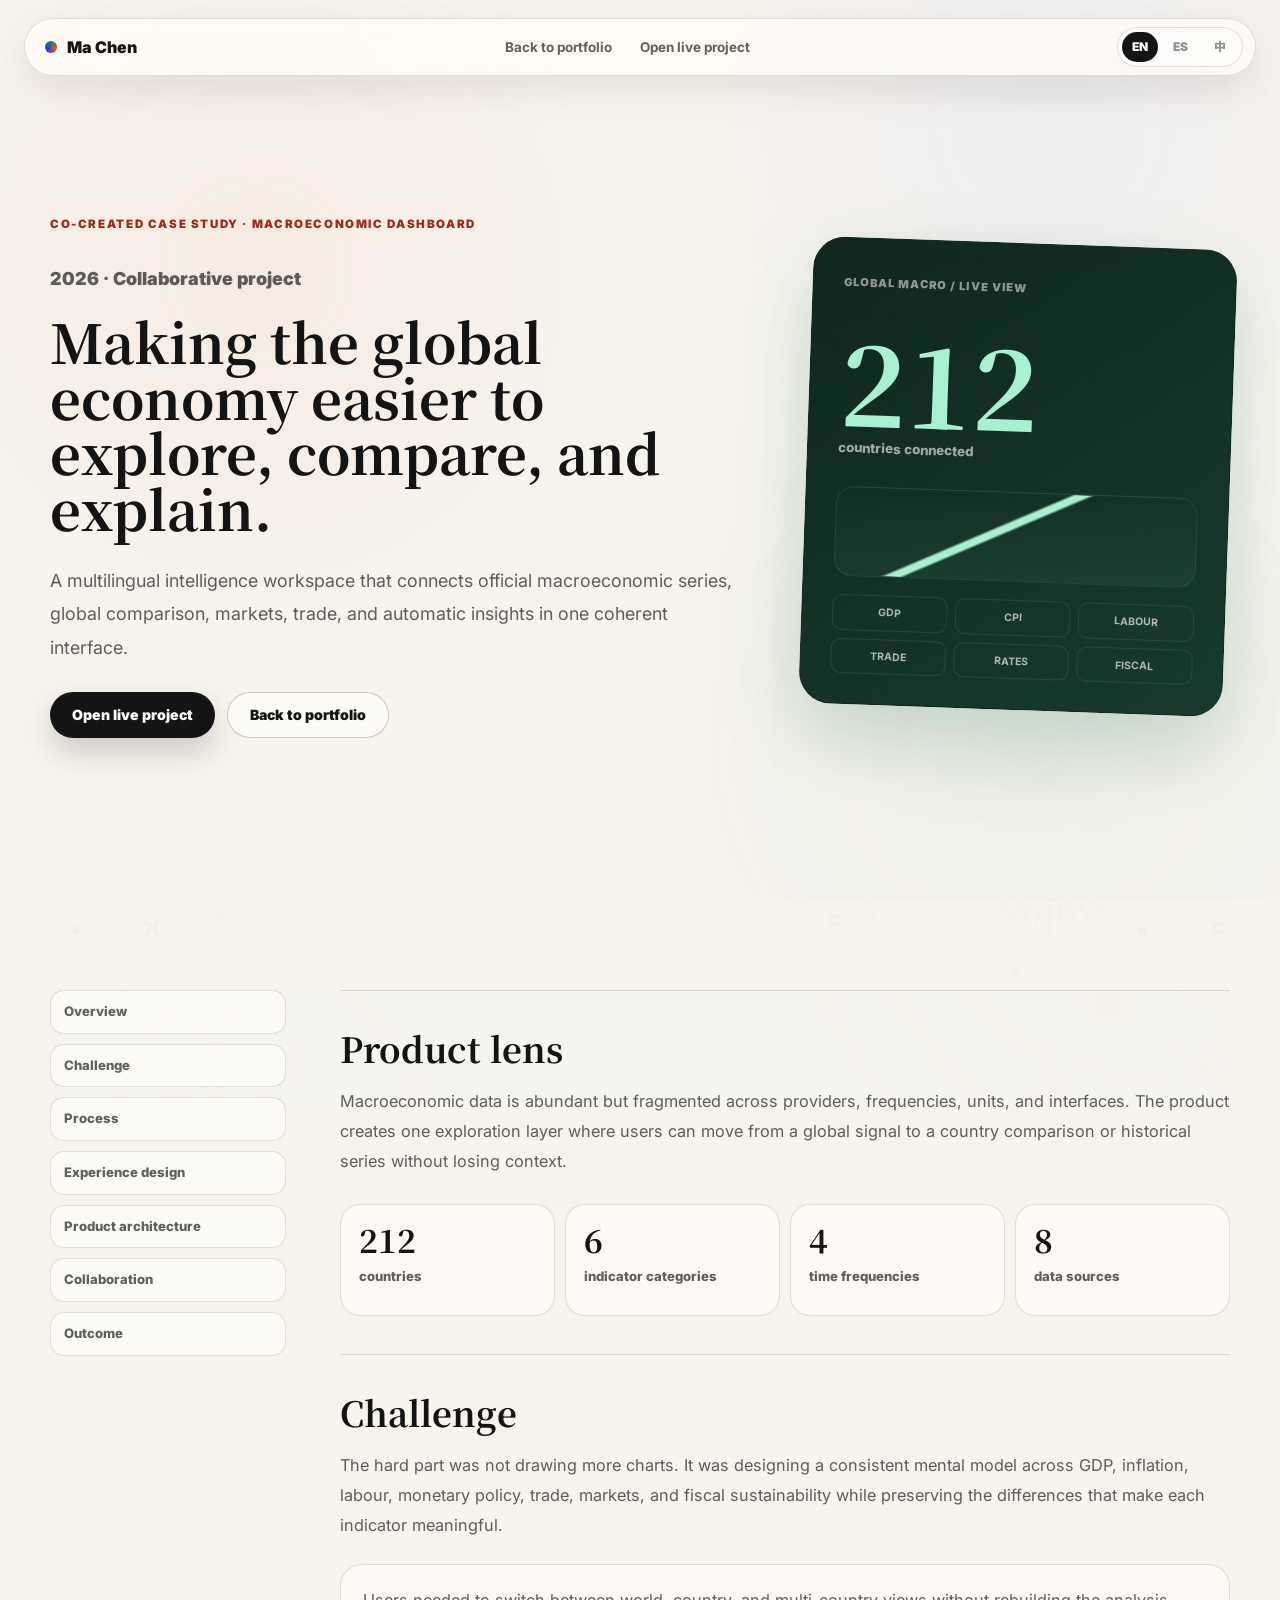
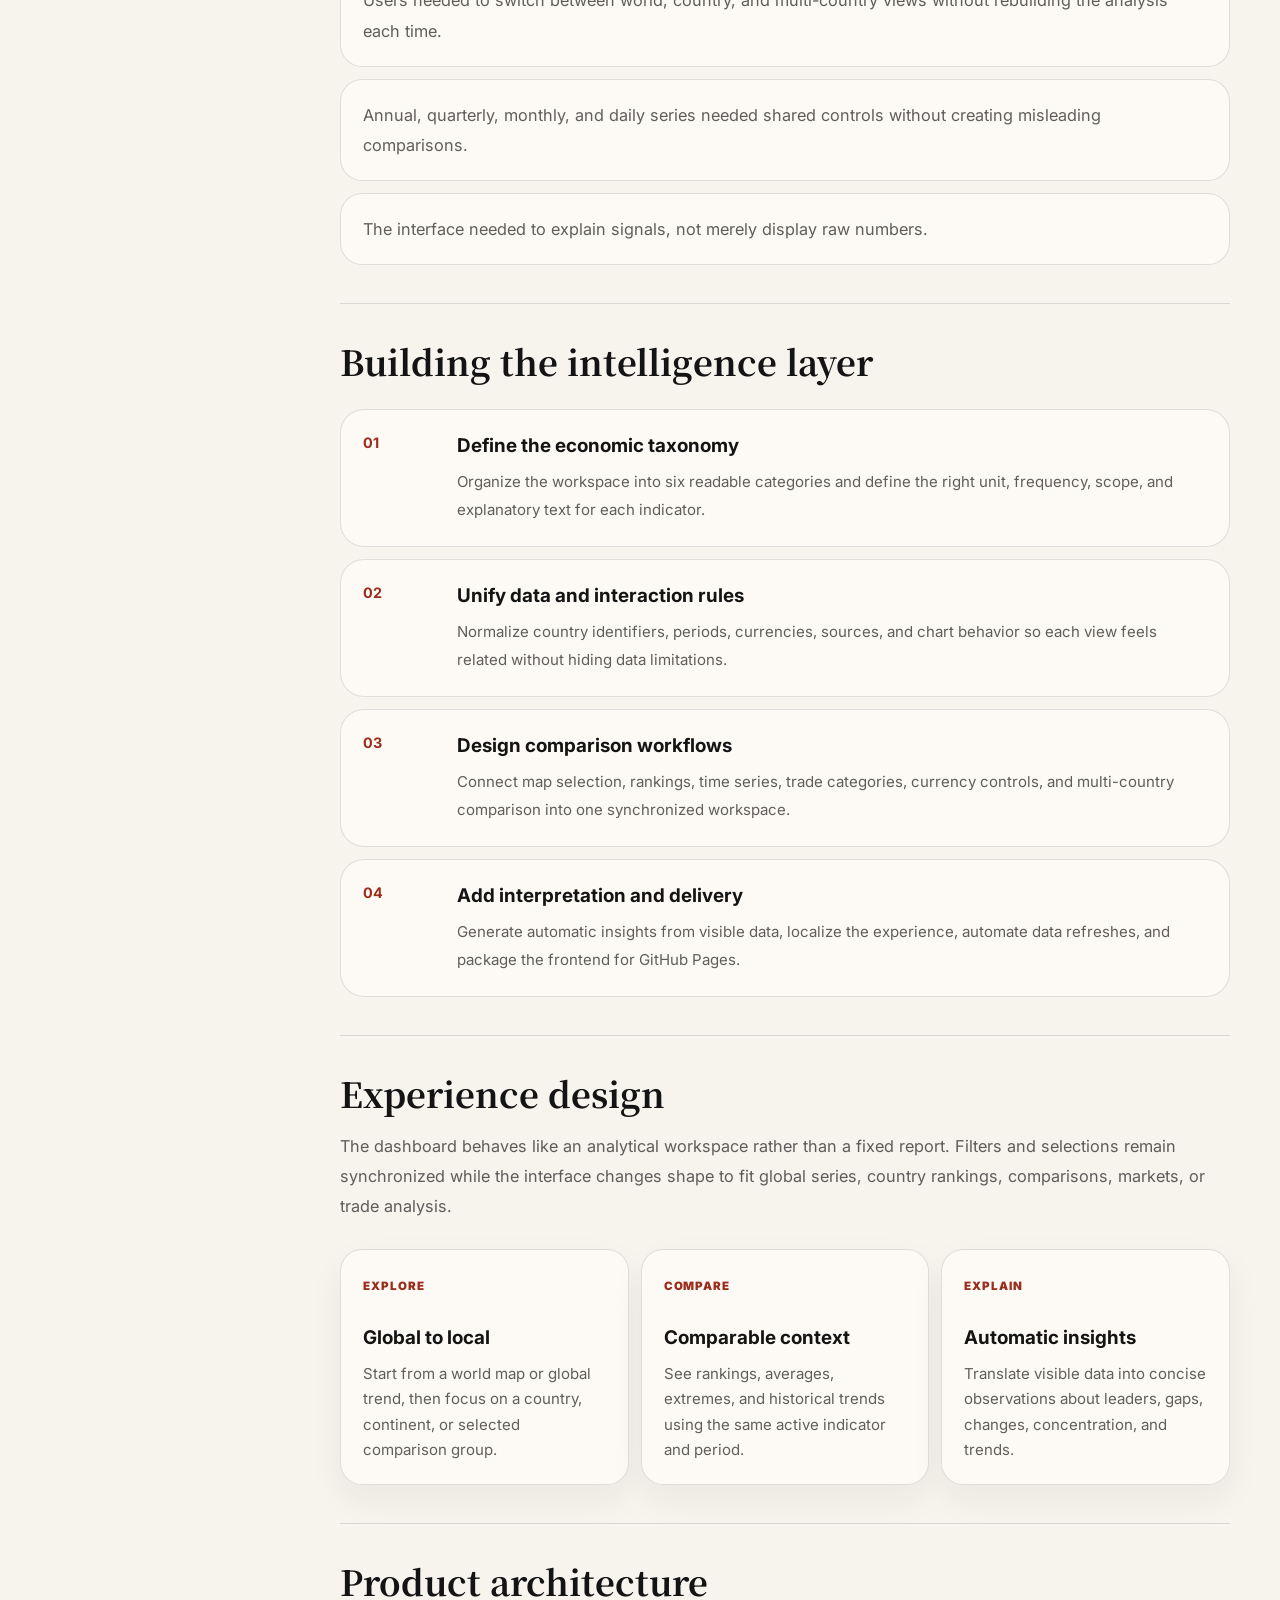
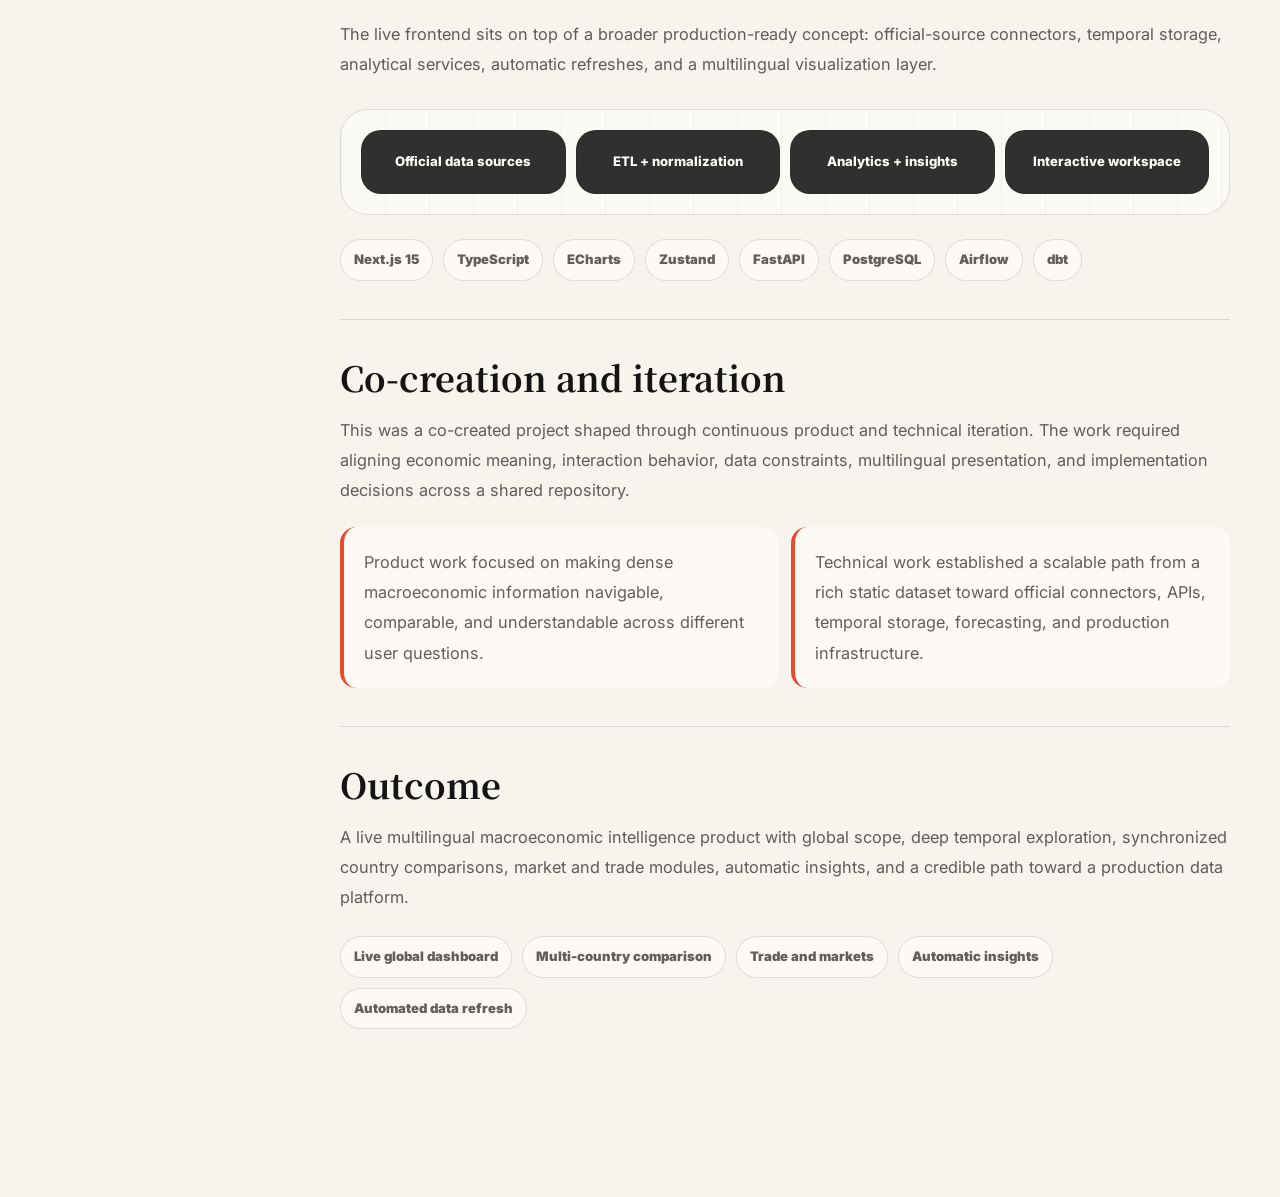
<file: macroeconomic-dashboard.html>
<!doctype html>
<html lang="en" data-lang="en">
  <head>
    <meta charset="UTF-8" />
    <meta name="viewport" content="width=device-width, initial-scale=1.0" />
    <meta name="description" content="Macroeconomic Dashboard case study by Ma Chen: a co-created global economic intelligence and data visualization platform." data-i18n-attr="content:macro.metaDescription" />
    <title data-i18n="macro.metaTitle">Macroeconomic Dashboard | Ma Chen</title>
    <link rel="preconnect" href="https://fonts.googleapis.com" />
    <link rel="preconnect" href="https://fonts.gstatic.com" crossorigin />
    <link href="https://fonts.googleapis.com/css2?family=Inter:wght@400;500;600;700;800;900&family=Noto+Sans+SC:wght@300;400;500;600;700;800;900&family=Noto+Serif+SC:wght@500;700;900&display=swap" rel="stylesheet" />
    <link rel="stylesheet" href="styles.css?v=20260614-4" />
  </head>
  <body class="case-page">
    <div class="grain" aria-hidden="true"></div>
    <header class="site-header">
      <a class="brand" href="index.html#top"><span class="brand-mark"></span><span>Ma Chen</span></a>
      <nav aria-label="Case navigation">
        <a href="index.html#projects" data-i18n="case.back">Back to portfolio</a>
        <a href="https://lozpastor.github.io/Macroeconomic-Dashboard/" target="_blank" rel="noreferrer" data-i18n="case.live">Open live project</a>
      </nav>
      <div class="lang-toggle" role="group" aria-label="Switch language">
        <button type="button" data-lang-option="en">EN</button>
        <button type="button" data-lang-option="es">ES</button>
        <button type="button" data-lang-option="zh">中</button>
      </div>
    </header>

    <main>
      <section class="case-hero case-hero-with-art section-inner reveal">
        <div class="case-hero-copy">
          <p class="eyebrow" data-i18n="macro.kicker">Co-created case study · Macroeconomic Dashboard</p>
          <p class="case-date" data-i18n="macro.date">2026 · Collaborative project</p>
          <h1 data-i18n="macro.title">Making the global economy easier to explore, compare, and explain.</h1>
          <p data-i18n="macro.lead">A multilingual intelligence workspace that connects official macroeconomic series, global comparison, markets, trade, and automatic insights in one coherent interface.</p>
          <div class="hero-actions">
            <a class="button button-primary" href="https://lozpastor.github.io/Macroeconomic-Dashboard/" target="_blank" rel="noreferrer" data-i18n="case.live">Open live project</a>
            <a class="button button-secondary" href="index.html#projects" data-i18n="case.back">Back to portfolio</a>
          </div>
        </div>
        <aside class="case-hero-art macro-hero-art" aria-hidden="true">
          <div class="macro-terminal">
            <span>GLOBAL MACRO / LIVE VIEW</span>
            <strong>212</strong>
            <small>countries connected</small>
            <div class="macro-terminal-line"><i></i></div>
            <div class="macro-terminal-grid"><b>GDP</b><b>CPI</b><b>LABOUR</b><b>TRADE</b><b>RATES</b><b>FISCAL</b></div>
          </div>
        </aside>
      </section>

      <section class="case-body section-inner">
        <div class="case-grid">
          <aside class="case-sidebar reveal">
            <a href="#overview" data-i18n="case.overview">Overview</a>
            <a href="#challenge" data-i18n="macro.navChallenge">Challenge</a>
            <a href="#process" data-i18n="macro.navProcess">Process</a>
            <a href="#experience" data-i18n="macro.navExperience">Experience design</a>
            <a href="#architecture" data-i18n="case.architecture">Product architecture</a>
            <a href="#collaboration" data-i18n="macro.navCollaboration">Collaboration</a>
            <a href="#outcome" data-i18n="case.outcome">Outcome</a>
          </aside>
          <div>
            <section id="overview" class="case-section reveal">
              <h2 data-i18n="macro.overviewTitle">Product lens</h2>
              <p data-i18n="macro.overviewText">Macroeconomic data is abundant but fragmented across providers, frequencies, units, and interfaces. The product creates one exploration layer where users can move from a global signal to a country comparison or historical series without losing context.</p>
              <div class="metric-strip">
                <div><strong>212</strong><span data-i18n="macro.metricCountries">countries</span></div>
                <div><strong>6</strong><span data-i18n="macro.metricCategories">indicator categories</span></div>
                <div><strong>4</strong><span data-i18n="macro.metricFreq">time frequencies</span></div>
                <div><strong>8</strong><span data-i18n="macro.metricSources">data sources</span></div>
              </div>
            </section>

            <section id="challenge" class="case-section reveal">
              <h2 data-i18n="macro.challengeTitle">Challenge</h2>
              <p data-i18n="macro.challengeText">The hard part was not drawing more charts. It was designing a consistent mental model across GDP, inflation, labour, monetary policy, trade, markets, and fiscal sustainability while preserving the differences that make each indicator meaningful.</p>
              <div class="insight-list">
                <p data-i18n="macro.challenge1">Users needed to switch between world, country, and multi-country views without rebuilding the analysis each time.</p>
                <p data-i18n="macro.challenge2">Annual, quarterly, monthly, and daily series needed shared controls without creating misleading comparisons.</p>
                <p data-i18n="macro.challenge3">The interface needed to explain signals, not merely display raw numbers.</p>
              </div>
            </section>

            <section id="process" class="case-section reveal">
              <h2 data-i18n="macro.processTitle">Building the intelligence layer</h2>
              <div class="phase-list">
                <article class="phase-item"><strong>01</strong><div><h3 data-i18n="macro.phase1Title">Define the economic taxonomy</h3><p data-i18n="macro.phase1Text">Organize the workspace into six readable categories and define the right unit, frequency, scope, and explanatory text for each indicator.</p></div></article>
                <article class="phase-item"><strong>02</strong><div><h3 data-i18n="macro.phase2Title">Unify data and interaction rules</h3><p data-i18n="macro.phase2Text">Normalize country identifiers, periods, currencies, sources, and chart behavior so each view feels related without hiding data limitations.</p></div></article>
                <article class="phase-item"><strong>03</strong><div><h3 data-i18n="macro.phase3Title">Design comparison workflows</h3><p data-i18n="macro.phase3Text">Connect map selection, rankings, time series, trade categories, currency controls, and multi-country comparison into one synchronized workspace.</p></div></article>
                <article class="phase-item"><strong>04</strong><div><h3 data-i18n="macro.phase4Title">Add interpretation and delivery</h3><p data-i18n="macro.phase4Text">Generate automatic insights from visible data, localize the experience, automate data refreshes, and package the frontend for GitHub Pages.</p></div></article>
              </div>
            </section>

            <section id="experience" class="case-section reveal">
              <h2 data-i18n="macro.experienceTitle">Experience design</h2>
              <p data-i18n="macro.experienceText">The dashboard behaves like an analytical workspace rather than a fixed report. Filters and selections remain synchronized while the interface changes shape to fit global series, country rankings, comparisons, markets, or trade analysis.</p>
              <div class="case-card-grid">
                <article class="case-mini-card"><span>Explore</span><h3 data-i18n="macro.exp1Title">Global to local</h3><p data-i18n="macro.exp1Text">Start from a world map or global trend, then focus on a country, continent, or selected comparison group.</p></article>
                <article class="case-mini-card"><span>Compare</span><h3 data-i18n="macro.exp2Title">Comparable context</h3><p data-i18n="macro.exp2Text">See rankings, averages, extremes, and historical trends using the same active indicator and period.</p></article>
                <article class="case-mini-card"><span>Explain</span><h3 data-i18n="macro.exp3Title">Automatic insights</h3><p data-i18n="macro.exp3Text">Translate visible data into concise observations about leaders, gaps, changes, concentration, and trends.</p></article>
              </div>
            </section>

            <section id="architecture" class="case-section reveal">
              <h2 data-i18n="macro.architectureTitle">Product architecture</h2>
              <p data-i18n="macro.architectureText">The live frontend sits on top of a broader production-ready concept: official-source connectors, temporal storage, analytical services, automatic refreshes, and a multilingual visualization layer.</p>
              <div class="agent-flow">
                <div class="flow-step"><span data-i18n="macro.flow1">Official data sources</span></div>
                <div class="flow-step"><span data-i18n="macro.flow2">ETL + normalization</span></div>
                <div class="flow-step"><span data-i18n="macro.flow3">Analytics + insights</span></div>
                <div class="flow-step"><span data-i18n="macro.flow4">Interactive workspace</span></div>
              </div>
              <div class="tool-stack">
                <span>Next.js 15</span><span>TypeScript</span><span>ECharts</span><span>Zustand</span><span>FastAPI</span><span>PostgreSQL</span><span>Airflow</span><span>dbt</span>
              </div>
            </section>

            <section id="collaboration" class="case-section reveal">
              <h2 data-i18n="macro.collaborationTitle">Co-creation and iteration</h2>
              <p data-i18n="macro.collaborationText">This was a co-created project shaped through continuous product and technical iteration. The work required aligning economic meaning, interaction behavior, data constraints, multilingual presentation, and implementation decisions across a shared repository.</p>
              <div class="case-split-note">
                <p data-i18n="macro.collab1">Product work focused on making dense macroeconomic information navigable, comparable, and understandable across different user questions.</p>
                <p data-i18n="macro.collab2">Technical work established a scalable path from a rich static dataset toward official connectors, APIs, temporal storage, forecasting, and production infrastructure.</p>
              </div>
            </section>

            <section id="outcome" class="case-section reveal">
              <h2 data-i18n="macro.outcomeTitle">Outcome</h2>
              <p data-i18n="macro.outcomeText">A live multilingual macroeconomic intelligence product with global scope, deep temporal exploration, synchronized country comparisons, market and trade modules, automatic insights, and a credible path toward a production data platform.</p>
              <div class="tool-stack">
                <span data-i18n="macro.tag1">Live global dashboard</span>
                <span data-i18n="macro.tag2">Multi-country comparison</span>
                <span data-i18n="macro.tag3">Trade and markets</span>
                <span data-i18n="macro.tag4">Automatic insights</span>
                <span data-i18n="macro.tag5">Automated data refresh</span>
              </div>
            </section>
          </div>
        </div>
      </section>
    </main>
    <script src="script.js?v=20260614-4"></script>
  </body>
</html>
</file>
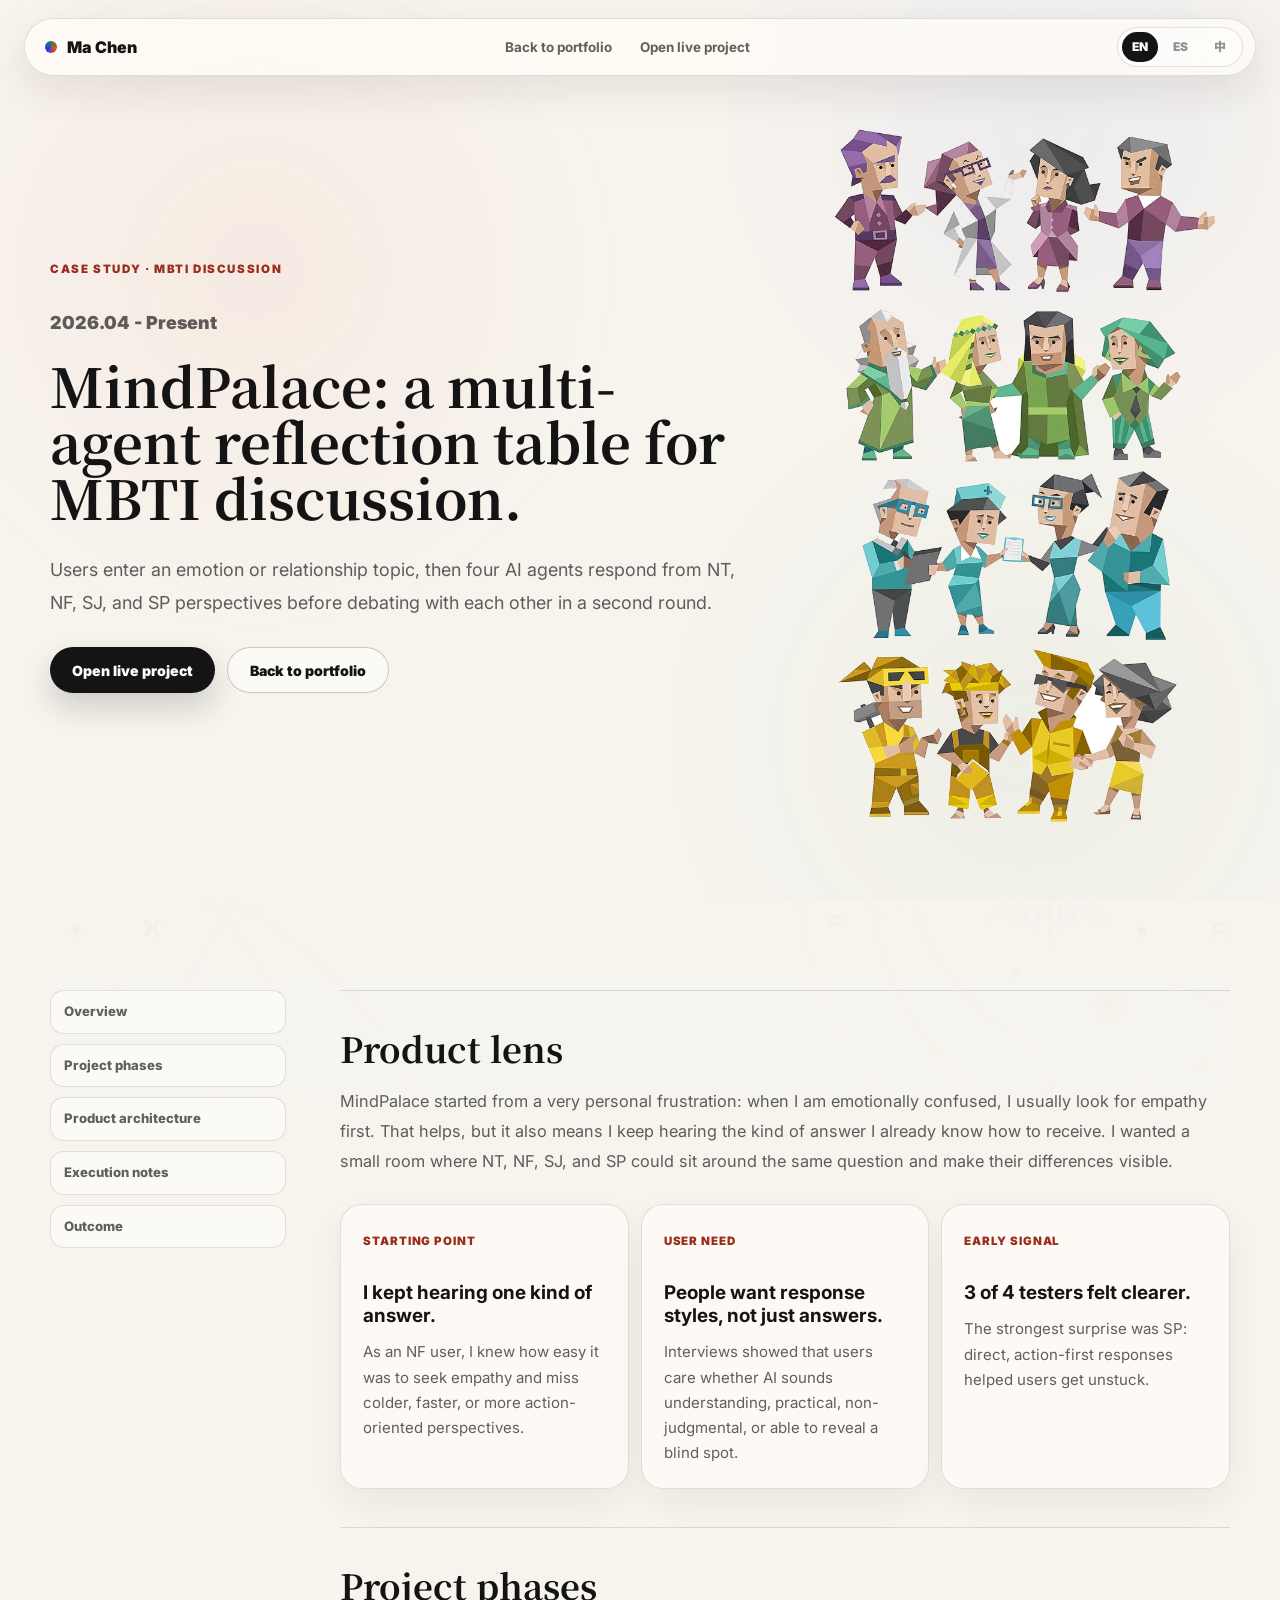
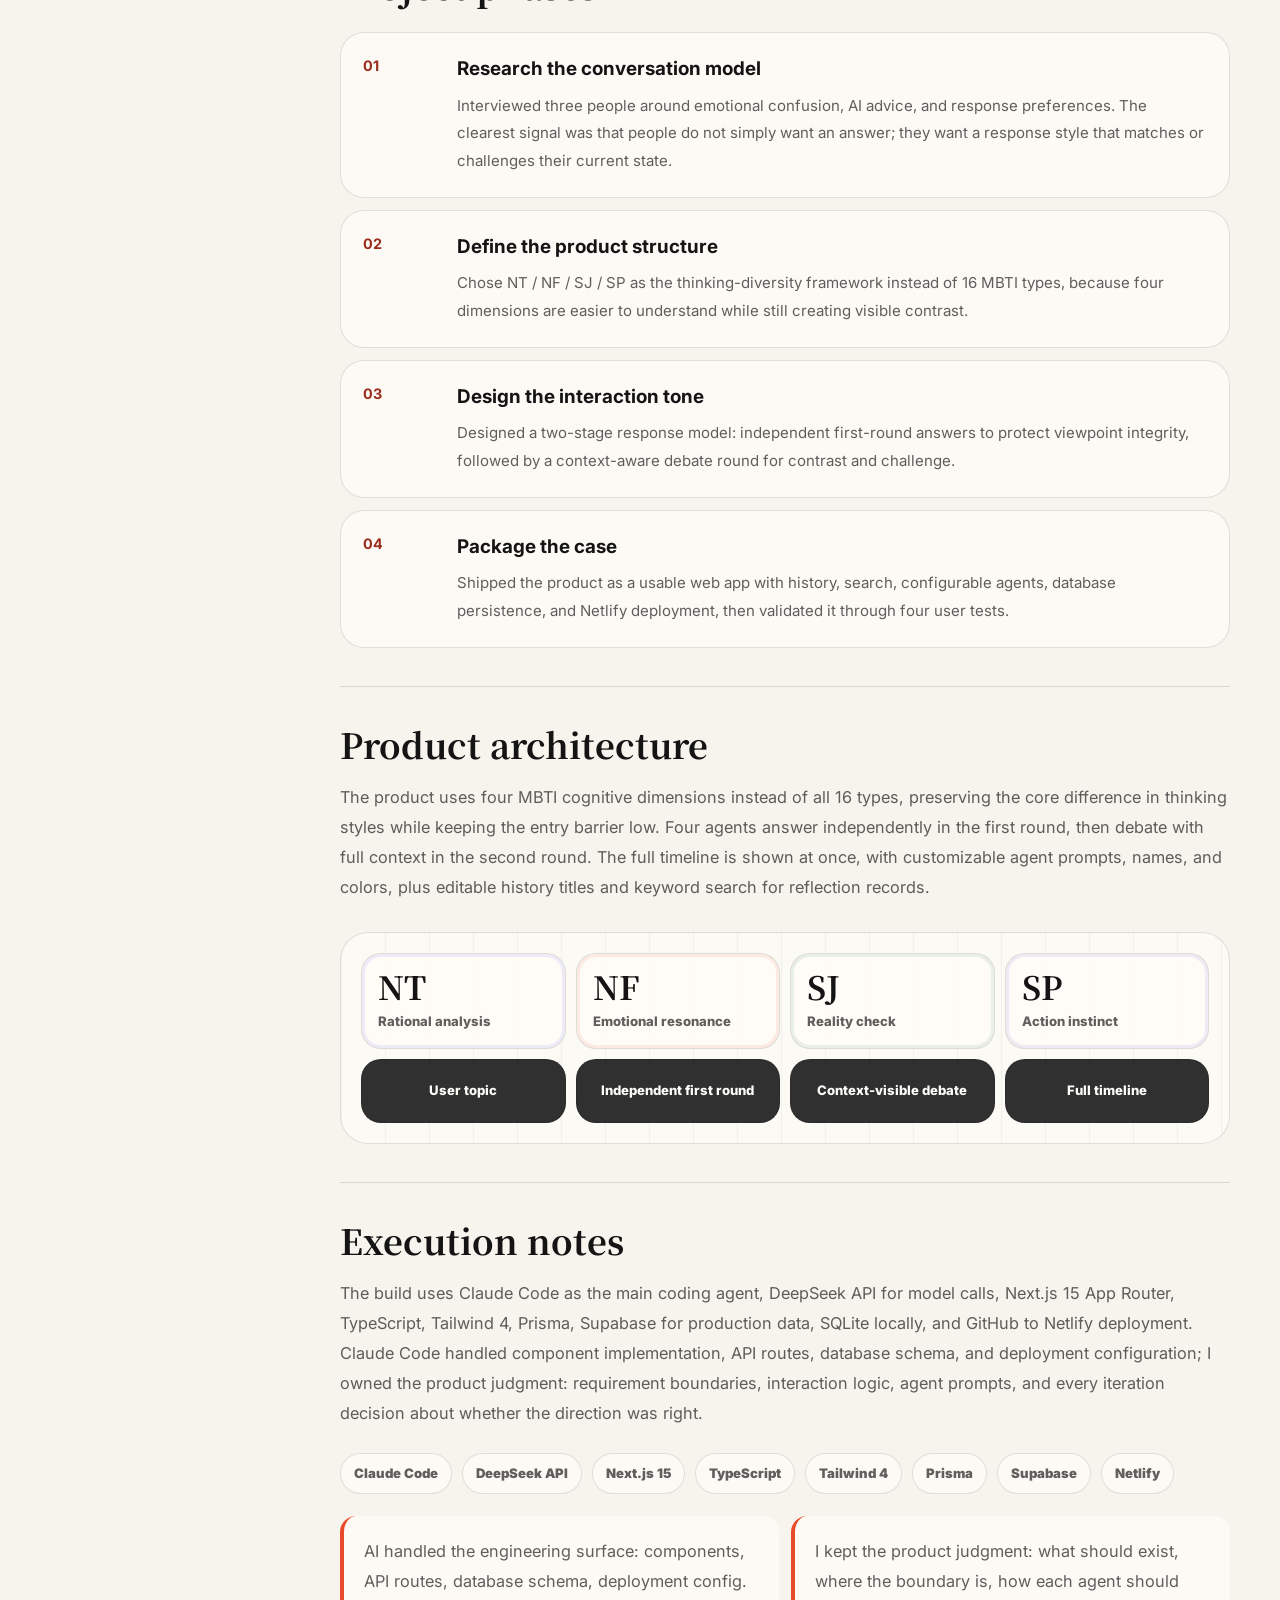
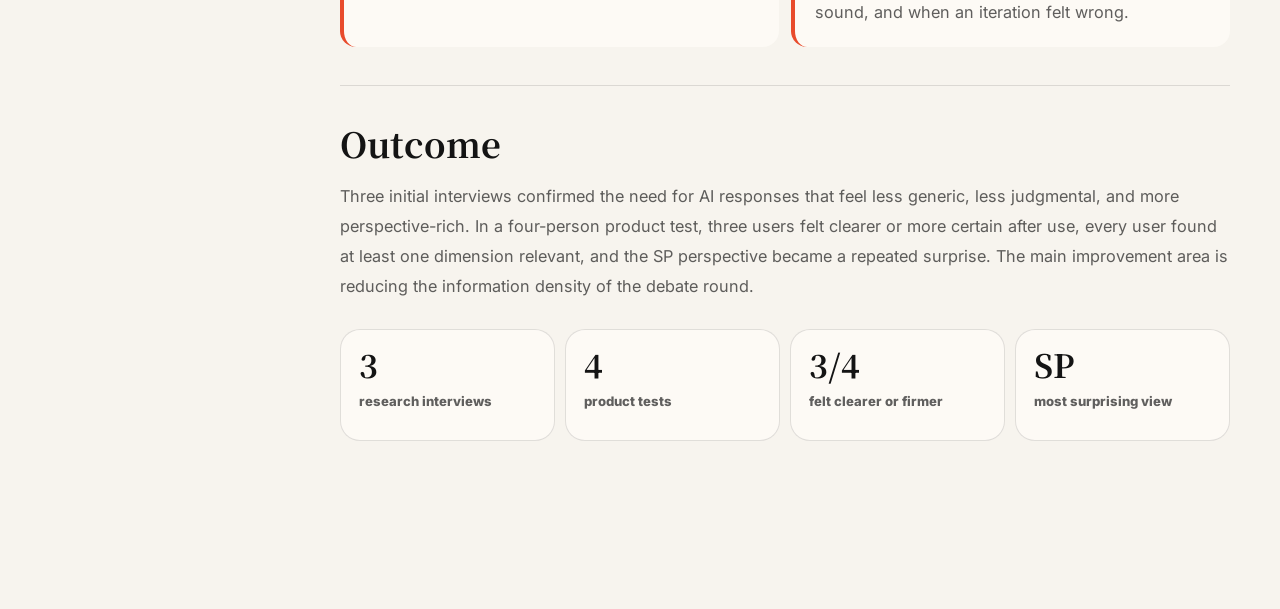
<file: mbti-discussion.html>
<!doctype html>
<html lang="en" data-lang="en">
  <head>
    <meta charset="UTF-8" />
    <meta name="viewport" content="width=device-width, initial-scale=1.0" />
    <meta name="description" content="MindPalace / MBTI Discussion case study by Ma Chen: a multi-agent reflection table for emotion and relationship topics." data-i18n-attr="content:mbti.metaDescription" />
    <title data-i18n="mbti.metaTitle">MindPalace MBTI Discussion | Ma Chen</title>
    <link rel="preconnect" href="https://fonts.googleapis.com" />
    <link rel="preconnect" href="https://fonts.gstatic.com" crossorigin />
    <link
      href="https://fonts.googleapis.com/css2?family=Inter:wght@400;500;600;700;800;900&family=Noto+Sans+SC:wght@300;400;500;600;700;800;900&family=Noto+Serif+SC:wght@500;700;900&display=swap"
      rel="stylesheet"
    />
    <link rel="stylesheet" href="styles.css?v=20260614-4" />
  </head>
  <body class="case-page">
    <div class="grain" aria-hidden="true"></div>
    <header class="site-header">
      <a class="brand" href="index.html#top"><span class="brand-mark"></span><span>Ma Chen</span></a>
      <nav aria-label="Case navigation">
        <a href="index.html#projects" data-i18n="case.back">Back to portfolio</a>
        <a href="https://mbti-discussion.netlify.app/" target="_blank" rel="noreferrer" data-i18n="case.live">Open live project</a>
      </nav>
      <div class="lang-toggle" role="group" aria-label="Switch language">
        <button type="button" data-lang-option="en">EN</button>
        <button type="button" data-lang-option="es">ES</button>
        <button type="button" data-lang-option="zh">中</button>
      </div>
    </header>

    <main>
      <section class="case-hero case-hero-with-art section-inner reveal">
        <div class="case-hero-copy">
          <p class="eyebrow" data-i18n="mbti.kicker">Case study · MBTI Discussion</p>
          <p class="case-date" data-i18n="mbti.date">2026.04 - Present</p>
          <h1 data-i18n="mbti.title">A cleaner social surface for personality-led conversation.</h1>
          <p data-i18n="mbti.lead">MBTI Discussion is treated here as a community product: the challenge is to make identity expressive without letting the interface become noisy.</p>
          <div class="hero-actions">
            <a class="button button-primary" href="https://mbti-discussion.netlify.app/" target="_blank" rel="noreferrer" data-i18n="case.live">Open live project</a>
            <a class="button button-secondary" href="index.html#projects" data-i18n="case.back">Back to portfolio</a>
          </div>
        </div>
        <figure class="case-hero-art">
          <img class="case-hero-art-image" src="assets/mbti-characters-cutout.png" alt="" onerror="this.closest('.case-hero-art').hidden = true">
        </figure>
      </section>

      <section class="case-body section-inner">
        <div class="case-grid">
          <aside class="case-sidebar reveal">
            <a href="#overview" data-i18n="case.overview">Overview</a>
            <a href="#phases" data-i18n="case.phases">Project phases</a>
            <a href="#architecture" data-i18n="case.architecture">Product architecture</a>
            <a href="#execution" data-i18n="case.execution">Execution notes</a>
            <a href="#outcome" data-i18n="case.outcome">Outcome</a>
          </aside>
          <div>
            <section id="overview" class="case-section reveal">
              <h2 data-i18n="mbti.overviewTitle">Product lens</h2>
              <p data-i18n="mbti.overviewText">The experience is designed around quick recognition, type-based navigation, and discussion prompts. The interface should help users understand where they belong, what they can contribute, and how to enter a conversation with low friction.</p>
              <div class="case-card-grid">
                <article class="case-mini-card">
                  <span data-i18n="mbti.motiveLabel">Starting point</span>
                  <h3 data-i18n="mbti.motiveTitle">I kept hearing one kind of answer.</h3>
                  <p data-i18n="mbti.motiveText">As an NF user, I knew how easy it was to seek empathy and miss colder, faster, or more action-oriented perspectives.</p>
                </article>
                <article class="case-mini-card">
                  <span data-i18n="mbti.needLabel">User need</span>
                  <h3 data-i18n="mbti.needTitle">People want response styles, not just answers.</h3>
                  <p data-i18n="mbti.needText">Interviews showed that users care whether AI sounds understanding, practical, non-judgmental, or able to reveal a blind spot.</p>
                </article>
                <article class="case-mini-card">
                  <span data-i18n="mbti.validationLabel">Early signal</span>
                  <h3 data-i18n="mbti.validationTitle">3 of 4 testers felt clearer.</h3>
                  <p data-i18n="mbti.validationText">The strongest surprise was SP: direct, action-first responses helped users get unstuck.</p>
                </article>
              </div>
            </section>
            <section id="phases" class="case-section reveal">
              <h2 data-i18n="case.phases">Project phases</h2>
              <div class="phase-list">
                <article class="phase-item"><strong>01</strong><div><h3 data-i18n="mbti.phase1Title">Research the conversation model</h3><p data-i18n="mbti.phase1Text">Identify what users expect from MBTI communities: self-expression, comparison, debate, and lightweight discovery.</p></div></article>
                <article class="phase-item"><strong>02</strong><div><h3 data-i18n="mbti.phase2Title">Define the product structure</h3><p data-i18n="mbti.phase2Text">Organize entry points around types, discussion topics, and community actions instead of a flat feed.</p></div></article>
                <article class="phase-item"><strong>03</strong><div><h3 data-i18n="mbti.phase3Title">Design the interaction tone</h3><p data-i18n="mbti.phase3Text">Use personality labels as visual anchors while keeping the interface minimal, readable, and discussion-first.</p></div></article>
                <article class="phase-item"><strong>04</strong><div><h3 data-i18n="mbti.phase4Title">Package the case</h3><p data-i18n="mbti.phase4Text">Present the project as a social product with clear feature logic, not just a visual experiment.</p></div></article>
              </div>
            </section>
            <section id="architecture" class="case-section reveal">
              <h2 data-i18n="mbti.architectureTitle">Product architecture</h2>
              <p data-i18n="mbti.architectureText">The product is structured around three layers: personality discovery, discussion contexts, and lightweight community actions. This makes the user journey more intentional than a simple feed and gives the product a stronger reason to exist.</p>
              <div class="agent-flow" aria-label="MBTI agent discussion flow">
                <div class="agent-node nt"><strong>NT</strong><span data-i18n="mbti.agentNt">Rational analysis</span></div>
                <div class="agent-node nf"><strong>NF</strong><span data-i18n="mbti.agentNf">Emotional resonance</span></div>
                <div class="agent-node sj"><strong>SJ</strong><span data-i18n="mbti.agentSj">Reality check</span></div>
                <div class="agent-node sp"><strong>SP</strong><span data-i18n="mbti.agentSp">Action instinct</span></div>
                <div class="flow-step"><span data-i18n="mbti.flow1">User topic</span></div>
                <div class="flow-step"><span data-i18n="mbti.flow2">Independent first round</span></div>
                <div class="flow-step"><span data-i18n="mbti.flow3">Context-visible debate</span></div>
                <div class="flow-step"><span data-i18n="mbti.flow4">Full timeline</span></div>
              </div>
            </section>
            <section id="execution" class="case-section reveal">
              <h2 data-i18n="mbti.executionTitle">Execution notes</h2>
              <p data-i18n="mbti.executionText">The system uses strong typographic hierarchy, compact personality cues, and visual rhythm to keep a discussion product from feeling like a generic forum. The design direction favors clear category structures, expressive type badges, and short paths to participation.</p>
              <div class="tool-stack">
                <span>Claude Code</span>
                <span>DeepSeek API</span>
                <span>Next.js 15</span>
                <span>TypeScript</span>
                <span>Tailwind 4</span>
                <span>Prisma</span>
                <span>Supabase</span>
                <span>Netlify</span>
              </div>
              <div class="case-split-note">
                <p data-i18n="mbti.aiBuildText">AI handled the engineering surface: components, API routes, database schema, deployment config.</p>
                <p data-i18n="mbti.myJudgmentText">I kept the product judgment: what should exist, where the boundary is, how each agent should sound, and when an iteration felt wrong.</p>
              </div>
            </section>
            <section id="outcome" class="case-section reveal">
              <h2 data-i18n="mbti.outcomeTitle">Outcome</h2>
              <p data-i18n="mbti.outcomeText">A more premium, productized framing for a social discussion project: less template-like, more intentional, and easier to present as a complete product case.</p>
              <div class="metric-strip">
                <div><strong>3</strong><span data-i18n="mbti.metricInterviews">research interviews</span></div>
                <div><strong>4</strong><span data-i18n="mbti.metricTests">product tests</span></div>
                <div><strong>3/4</strong><span data-i18n="mbti.metricClarity">felt clearer or firmer</span></div>
                <div><strong>SP</strong><span data-i18n="mbti.metricSurprise">most surprising view</span></div>
              </div>
            </section>
          </div>
        </div>
      </section>
    </main>
    <script src="script.js?v=20260614-4"></script>
  </body>
</html>
</file>
<file: styles.css>
:root {
  --bg: #f7f4ee;
  --paper: #fffdf8;
  --paper-soft: #eee8dc;
  --ink: #141414;
  --ink-soft: rgba(20, 20, 20, 0.68);
  --muted: rgba(20, 20, 20, 0.46);
  --line: rgba(20, 20, 20, 0.12);
  --line-strong: rgba(20, 20, 20, 0.22);
  --accent: #e84b2c;
  --accent-dark: #9b2d1d;
  --blue: #1937ff;
  --green: #2e7d5b;
  --violet: #6c49d8;
  --shadow: 0 24px 70px rgba(28, 24, 18, 0.14);
  color-scheme: light;
}

* {
  box-sizing: border-box;
  margin: 0;
  padding: 0;
}

html {
  scroll-behavior: smooth;
  font-size: 16px;
}

body {
  min-height: 100vh;
  background:
    linear-gradient(90deg, rgba(20, 20, 20, 0.035) 1px, transparent 1px) 0 0 / 72px 72px,
    linear-gradient(rgba(20, 20, 20, 0.025) 1px, transparent 1px) 0 0 / 72px 72px,
    var(--bg);
  color: var(--ink);
  font-family: Inter, "Noto Sans SC", system-ui, sans-serif;
  line-height: 1.5;
  overflow-x: hidden;
  -webkit-font-smoothing: antialiased;
}

a {
  color: inherit;
  text-decoration: none;
}

img {
  display: block;
  width: 100%;
}

button {
  font: inherit;
}

a:focus-visible,
button:focus-visible {
  outline: 3px solid rgba(25, 55, 255, 0.48);
  outline-offset: 3px;
}

.grain {
  position: fixed;
  inset: 0;
  z-index: -2;
  pointer-events: none;
  opacity: 0.38;
  background-image:
    radial-gradient(circle at 20% 30%, rgba(232, 75, 44, 0.14), transparent 24rem),
    radial-gradient(circle at 82% 14%, rgba(25, 55, 255, 0.11), transparent 22rem),
    radial-gradient(circle at 80% 82%, rgba(46, 125, 91, 0.12), transparent 24rem);
}

.cursor-field {
  position: fixed;
  inset: auto auto 8vh 6vw;
  width: 34vw;
  height: 34vw;
  z-index: -1;
  border: 1px solid rgba(20, 20, 20, 0.08);
  border-radius: 50%;
  transform: rotate(-18deg);
  filter: blur(0.2px);
  animation: drift 16s ease-in-out infinite alternate;
}

@keyframes drift {
  to { transform: translate(6vw, -4vh) rotate(12deg); }
}

.section-inner {
  width: min(1180px, calc(100% - 48px));
  margin: 0 auto;
}

.site-header {
  position: fixed;
  inset: 18px 24px auto;
  z-index: 20;
  display: flex;
  align-items: center;
  justify-content: space-between;
  height: 58px;
  padding: 0 12px 0 20px;
  border: 1px solid rgba(20, 20, 20, 0.12);
  border-radius: 999px;
  background: rgba(255, 253, 248, 0.76);
  backdrop-filter: blur(22px) saturate(130%);
  box-shadow: 0 14px 40px rgba(28, 24, 18, 0.09);
}

.brand {
  display: inline-flex;
  align-items: center;
  gap: 10px;
  font-weight: 900;
}

.brand-mark {
  width: 12px;
  height: 12px;
  border-radius: 50%;
  background: conic-gradient(from 120deg, var(--accent), var(--blue), var(--green), var(--accent));
}

.site-header nav {
  display: flex;
  gap: 28px;
  color: var(--ink-soft);
  font-size: 0.84rem;
  font-weight: 700;
}

.site-header nav a:hover {
  color: var(--ink);
}

.lang-toggle {
  display: inline-flex;
  gap: 4px;
  padding: 4px;
  border: 1px solid var(--line);
  border-radius: 999px;
  background: rgba(255, 255, 255, 0.48);
  cursor: pointer;
}

.lang-toggle button {
  display: grid;
  place-items: center;
  min-width: 36px;
  height: 30px;
  border: 0;
  border-radius: 999px;
  background: transparent;
  color: var(--muted);
  font-size: 0.75rem;
  font-weight: 900;
  cursor: pointer;
}

html[data-lang="en"] .lang-toggle [data-lang-option="en"],
html[data-lang="es"] .lang-toggle [data-lang-option="es"],
html[data-lang="zh"] .lang-toggle [data-lang-option="zh"] {
  background: var(--ink);
  color: var(--paper);
}

.hero {
  position: relative;
  min-height: 100svh;
  display: grid;
  align-items: center;
  padding: 96px 0 42px;
}

.hero-grid {
  display: grid;
  grid-template-columns: minmax(0, 1.12fr) minmax(320px, 0.68fr);
  gap: 58px;
  align-items: start;
}

.eyebrow {
  color: var(--accent-dark);
  font-size: 0.72rem;
  font-weight: 900;
  letter-spacing: 0.14em;
  text-transform: uppercase;
}

.hero h1 {
  margin-top: 18px;
  max-width: 920px;
  font-family: "Noto Serif SC", Georgia, serif;
  font-size: clamp(3.1rem, 6.4vw, 6.7rem);
  font-weight: 900;
  line-height: 0.94;
  letter-spacing: 0;
}

.hero h1 span {
  display: block;
}

.hero h1 span:last-child {
  color: transparent;
  -webkit-text-stroke: 1.4px var(--ink);
}

html[data-lang="en"] .hero h1,
html[data-lang="es"] .hero h1 {
  max-width: 1120px;
  font-size: clamp(2.7rem, 5.3vw, 5.7rem);
}

html[data-lang="en"] .case-hero h1,
html[data-lang="es"] .case-hero h1 {
  max-width: 980px;
  font-size: clamp(2.7rem, 5.4vw, 5.8rem);
}

.hero-lead {
  max-width: 660px;
  margin-top: 22px;
  color: var(--ink-soft);
  font-size: clamp(1rem, 1.45vw, 1.22rem);
  line-height: 1.85;
}

.hero-actions,
.project-actions,
.contact-actions {
  display: flex;
  flex-wrap: wrap;
  gap: 12px;
  margin-top: 28px;
}

.button {
  display: inline-flex;
  align-items: center;
  justify-content: center;
  min-height: 46px;
  padding: 0 22px;
  border-radius: 999px;
  font-size: 0.88rem;
  font-weight: 900;
  transition: transform 180ms ease, box-shadow 180ms ease, background 180ms ease;
}

.button:hover {
  transform: translateY(-2px);
}

.button-primary {
  background: var(--ink);
  color: var(--paper);
  box-shadow: 0 14px 30px rgba(20, 20, 20, 0.18);
}

.button-secondary {
  border: 1px solid var(--line-strong);
  background: rgba(255, 253, 248, 0.62);
  color: var(--ink);
}

.hero-panel {
  position: relative;
  margin-top: -12px;
}

.hero-panel .portrait-card {
  max-height: 54vh;
}

.portrait-card {
  position: relative;
  overflow: hidden;
  aspect-ratio: 0.82;
  border: 1px solid rgba(20, 20, 20, 0.13);
  border-radius: 34px;
  background: var(--paper);
  box-shadow: var(--shadow);
}

.portrait-card::after {
  position: absolute;
  inset: 0;
  content: "";
  background: linear-gradient(180deg, transparent 48%, rgba(20, 20, 20, 0.28));
}

.portrait-card img {
  height: 100%;
  object-fit: cover;
  filter: saturate(0.92) contrast(1.02);
}

.signal-card {
  position: absolute;
  left: -34px;
  bottom: 88px;
  display: flex;
  align-items: center;
  gap: 10px;
  max-width: 245px;
  padding: 14px 16px;
  border: 1px solid var(--line);
  border-radius: 18px;
  background: rgba(255, 253, 248, 0.86);
  backdrop-filter: blur(18px);
  box-shadow: 0 18px 44px rgba(28, 24, 18, 0.12);
  color: var(--ink-soft);
  font-size: 0.82rem;
  font-weight: 800;
}

.signal-dot {
  flex: 0 0 10px;
  width: 10px;
  height: 10px;
  border-radius: 50%;
  background: #16a05d;
  box-shadow: 0 0 0 6px rgba(22, 160, 93, 0.14);
}

.mini-metrics {
  display: grid;
  grid-template-columns: repeat(3, 1fr);
  gap: 10px;
  margin-top: 12px;
}

.mini-metrics div {
  min-height: 84px;
  padding: 14px;
  border: 1px solid var(--line);
  border-radius: 18px;
  background: rgba(255, 253, 248, 0.66);
}

.mini-metrics strong {
  display: block;
  font-family: "Noto Serif SC", Georgia, serif;
  font-size: 1.48rem;
  line-height: 1;
}

.mini-metrics span {
  display: block;
  margin-top: 8px;
  color: var(--muted);
  font-size: 0.72rem;
  font-weight: 800;
}

.hero-orbit {
  position: absolute;
  inset: 0;
  overflow: hidden;
  pointer-events: none;
}

.hero-orbit span {
  position: absolute;
  border: 1px solid rgba(20, 20, 20, 0.1);
  border-radius: 50%;
}

.hero-orbit span:nth-child(1) {
  width: 42vw;
  height: 42vw;
  right: 8vw;
  top: 14vh;
  animation: slowSpin 26s linear infinite;
}

.hero-orbit span:nth-child(2) {
  width: 18vw;
  height: 18vw;
  right: 21vw;
  top: 26vh;
  border-color: rgba(232, 75, 44, 0.22);
  animation: slowSpin 20s linear infinite reverse;
}

.hero-orbit span:nth-child(3) {
  width: 8px;
  height: 8px;
  right: 40vw;
  top: 42vh;
  background: var(--accent);
}

@keyframes slowSpin {
  to { transform: rotate(360deg); }
}

.about,
.experience,
.process,
.contact {
  padding: 116px 0;
}

.split-heading {
  display: grid;
  grid-template-columns: 0.38fr 1fr;
  gap: 44px;
  align-items: start;
  margin-bottom: 44px;
}

.split-heading h2,
.contact h2 {
  font-family: "Noto Serif SC", Georgia, serif;
  font-size: clamp(2.2rem, 5.2vw, 5.1rem);
  font-weight: 900;
  line-height: 1.02;
}

.about-grid {
  display: grid;
  grid-template-columns: 0.8fr 1fr;
  gap: 48px;
}

.about-copy {
  color: var(--ink-soft);
  font-size: 1.05rem;
  line-height: 1.9;
}

.about-copy p + p {
  margin-top: 18px;
}

.capability-grid {
  display: grid;
  grid-template-columns: repeat(2, minmax(0, 1fr));
  gap: 12px;
}

.capability-card {
  min-height: 170px;
  padding: 22px;
  border: 1px solid var(--line);
  border-radius: 24px;
  background: rgba(255, 253, 248, 0.72);
  box-shadow: 0 12px 34px rgba(28, 24, 18, 0.06);
}

.capability-card span {
  color: var(--accent-dark);
  font-size: 0.72rem;
  font-weight: 900;
}

.capability-card h3 {
  margin-top: 18px;
  font-size: 1.05rem;
}

.capability-card p {
  margin-top: 8px;
  color: var(--muted);
  font-size: 0.9rem;
}

.projects-intro {
  min-height: 42vh;
  display: grid;
  align-content: end;
  padding: 96px 0 62px;
}

.projects-intro h2 {
  max-width: 880px;
  margin-top: 18px;
  font-family: "Noto Serif SC", Georgia, serif;
  font-size: clamp(2.8rem, 6vw, 6.4rem);
  line-height: 0.98;
}

.projects-intro p:not(.eyebrow) {
  max-width: 680px;
  margin-top: 20px;
  color: var(--ink-soft);
  font-size: 1.05rem;
  line-height: 1.8;
}

html[data-lang="zh"] .projects-intro p:not(.eyebrow) {
  max-width: 1120px;
  word-break: keep-all;
  overflow-wrap: normal;
}

.project-chapter {
  position: relative;
  min-height: 100svh;
  display: grid;
  align-items: center;
  overflow: hidden;
  isolation: isolate;
}

.project-chapter::before {
  position: absolute;
  inset: 0;
  z-index: -2;
  content: "";
}

.project-mbti::before {
  background:
    radial-gradient(circle at 72% 30%, rgba(108, 73, 216, 0.22), transparent 24rem),
    linear-gradient(135deg, #f9f1ff, #f5fbff 42%, #fff8ee);
}

.project-lumi::before {
  background:
    radial-gradient(circle at 70% 24%, rgba(25, 55, 255, 0.2), transparent 23rem),
    radial-gradient(circle at 18% 76%, rgba(46, 125, 91, 0.2), transparent 22rem),
    linear-gradient(135deg, #eef7ff, #fff9eb 48%, #f6f1ff);
}

.project-workflow::before {
  background:
    radial-gradient(circle at 78% 18%, rgba(232, 75, 44, 0.18), transparent 22rem),
    radial-gradient(circle at 18% 78%, rgba(46, 125, 91, 0.18), transparent 22rem),
    linear-gradient(135deg, #fff7ef, #f3fbf4 44%, #eef4ff);
}

.project-aigc::before {
  background:
    radial-gradient(circle at 78% 24%, rgba(91, 112, 255, 0.24), transparent 25rem),
    radial-gradient(circle at 62% 76%, rgba(50, 214, 164, 0.14), transparent 24rem),
    linear-gradient(135deg, #eef2ff, #f4f9f7 48%, #fff7ef);
}

.project-adoptai::before {
  background:
    radial-gradient(circle at 76% 24%, rgba(25, 55, 255, 0.2), transparent 22rem),
    radial-gradient(circle at 18% 78%, rgba(46, 125, 91, 0.2), transparent 22rem),
    linear-gradient(135deg, #f0f3ff, #effbf7 46%, #fff8ee);
}

.project-macro::before {
  background:
    radial-gradient(circle at 78% 46%, rgba(22, 211, 171, 0.16), transparent 28rem),
    radial-gradient(circle at 22% 78%, rgba(64, 105, 255, 0.15), transparent 27rem),
    linear-gradient(135deg, #07101d, #0b1728 48%, #111b27);
}

.project-macro .project-kicker,
.project-macro .project-content h3 {
  color: #f1f6fb;
}

.project-macro .project-lead {
  color: rgba(225, 235, 244, 0.72);
}

.project-macro .feature-list span {
  border-color: rgba(157, 207, 222, 0.2);
  background: rgba(15, 31, 48, 0.58);
  color: rgba(226, 238, 245, 0.76);
}

.project-macro .button-secondary {
  border-color: rgba(226, 238, 245, 0.32);
  color: #eef6fa;
}

.project-content {
  position: relative;
  z-index: 2;
  max-width: 760px;
  margin-left: max(24px, calc((100vw - 1180px) / 2));
  padding: 128px 0;
}

.project-kicker {
  display: flex;
  gap: 16px;
  color: var(--accent-dark);
  font-size: 0.76rem;
  font-weight: 900;
  letter-spacing: 0.08em;
  text-transform: uppercase;
}

.project-content h3 {
  margin-top: 24px;
  font-family: "Noto Serif SC", Georgia, serif;
  font-size: clamp(3.8rem, 8vw, 8.2rem);
  line-height: 0.9;
  letter-spacing: 0;
}

.project-lead {
  max-width: 650px;
  margin-top: 28px;
  color: var(--ink-soft);
  font-size: clamp(1rem, 1.5vw, 1.22rem);
  line-height: 1.82;
}

.feature-list {
  display: flex;
  flex-wrap: wrap;
  gap: 10px;
  margin-top: 28px;
}

.feature-list span {
  padding: 10px 14px;
  border: 1px solid rgba(20, 20, 20, 0.16);
  border-radius: 999px;
  background: rgba(255, 253, 248, 0.58);
  color: var(--ink-soft);
  font-size: 0.82rem;
  font-weight: 900;
}

.project-art {
  position: absolute;
  inset: 0;
  z-index: 1;
  pointer-events: none;
}

.type-grid {
  position: absolute;
  right: 5vw;
  top: 50%;
  display: grid;
  grid-template-columns: repeat(3, minmax(92px, 1fr));
  gap: 12px;
  width: min(36vw, 520px);
  transform: translateY(-50%) rotate(-5deg);
}

.type-grid span {
  display: grid;
  place-items: center;
  min-height: 86px;
  border: 1px solid rgba(20, 20, 20, 0.12);
  border-radius: 22px;
  background: rgba(255, 253, 248, 0.48);
  backdrop-filter: blur(14px);
  color: rgba(20, 20, 20, 0.68);
  font-weight: 900;
  box-shadow: 0 18px 36px rgba(108, 73, 216, 0.08);
  animation: tileFloat 5s ease-in-out infinite alternate;
}

.type-grid span:nth-child(2n) {
  animation-delay: -1.4s;
}

@keyframes tileFloat {
  to { transform: translateY(-18px); }
}

.planet-stage {
  position: absolute;
  right: 8vw;
  top: 50%;
  width: min(42vw, 560px);
  aspect-ratio: 1;
  transform: translateY(-50%);
}

.planet {
  position: absolute;
  inset: 16%;
  border-radius: 50%;
  background:
    linear-gradient(90deg, rgba(255, 255, 255, 0.18) 50%, transparent 50%) 0 0 / 18px 18px,
    radial-gradient(circle at 34% 26%, #fff7a8 0 10%, transparent 11%),
    radial-gradient(circle at 62% 66%, #77e8ff 0 12%, transparent 13%),
    linear-gradient(135deg, #1937ff, #6c49d8 52%, #e84b2c);
  box-shadow: 0 38px 80px rgba(25, 55, 255, 0.25);
  animation: planetPulse 6s ease-in-out infinite alternate;
}

@keyframes planetPulse {
  to { transform: scale(1.04) rotate(4deg); }
}

.moon {
  position: absolute;
  width: 58px;
  height: 58px;
  border-radius: 18px;
  background: var(--paper);
  border: 1px solid var(--line);
  box-shadow: 0 18px 40px rgba(28, 24, 18, 0.12);
}

.moon-a {
  left: 8%;
  top: 14%;
  animation: tileFloat 4.8s ease-in-out infinite alternate;
}

.moon-b {
  right: 4%;
  bottom: 22%;
  background: #161616;
  animation: tileFloat 5.5s ease-in-out infinite alternate-reverse;
}

.pixel-star {
  position: absolute;
  width: 12px;
  height: 12px;
  background: var(--accent);
}

.s1 { left: 20%; bottom: 24%; }
.s2 { right: 24%; top: 10%; background: var(--blue); }
.s3 { right: 14%; bottom: 6%; background: var(--green); }

.workflow-map {
  position: absolute;
  right: 10vw;
  top: 50%;
  display: flex;
  flex-direction: column;
  align-items: center;
  gap: 8px;
  width: min(22vw, 260px);
  transform: translateY(-50%) rotate(3deg);
}

.adoptai-form-stage {
  position: absolute;
  right: 3vw;
  top: 50%;
  width: min(43vw, 590px);
  aspect-ratio: 1.08;
  transform: translateY(-50%);
}

.adoptai-shape {
  position: absolute;
  border-radius: 34%;
}

.shape-sun {
  left: -4%;
  top: -4%;
  width: 112px;
  height: 112px;
  border-radius: 50%;
  background: #f6d77b;
  animation: formShapeFloat 5s ease-in-out infinite alternate;
}

.shape-coral {
  right: -4%;
  bottom: -4%;
  width: 132px;
  height: 132px;
  background: #e98973;
  animation: formShapeFloat 5.8s ease-in-out infinite alternate-reverse;
}

.adoptai-form {
  position: absolute;
  inset: 4% 5% 2% 4%;
  z-index: 2;
  padding: clamp(22px, 3vw, 38px);
  border: 1px solid rgba(63, 40, 106, 0.08);
  border-radius: 28px;
  background: #f8f6ff;
  color: #2d1658;
  box-shadow: 0 34px 76px rgba(45, 22, 88, 0.2);
  transform: rotate(-1.8deg);
  animation: formCardFloat 6s ease-in-out infinite alternate;
}

.adoptai-form-meta {
  display: flex;
  justify-content: space-between;
  color: rgba(45, 22, 88, 0.58);
  font-size: 0.68rem;
}

.adoptai-step {
  display: block;
  margin-top: clamp(18px, 3vw, 32px);
  color: #6647ff;
  font-size: 0.75rem;
}

.adoptai-form strong {
  display: block;
  max-width: 440px;
  margin-top: 12px;
  font-family: Inter, "Noto Sans SC", system-ui, sans-serif;
  font-size: clamp(1.45rem, 2.7vw, 2.6rem);
  font-weight: 800;
  line-height: 1.06;
  letter-spacing: -0.055em;
}

html[data-lang="zh"] .adoptai-form strong {
  line-height: 1.16;
  letter-spacing: 0;
}

.adoptai-form p {
  margin-top: 16px;
  color: rgba(45, 22, 88, 0.58);
  font-size: clamp(0.64rem, 1vw, 0.82rem);
}

.adoptai-option {
  display: flex;
  align-items: center;
  gap: 12px;
  min-height: 48px;
  margin-top: 9px;
  padding: 8px 14px;
  border: 1px solid rgba(45, 22, 88, 0.15);
  border-radius: 4px;
  background: rgba(255, 255, 255, 0.42);
  font-size: clamp(0.66rem, 1vw, 0.84rem);
  font-weight: 700;
}

.adoptai-option.is-selected {
  border: 2px solid #6848ff;
  background: #e8e0ff;
}

.adoptai-option i {
  display: grid;
  place-items: center;
  width: 24px;
  height: 24px;
  border: 1px solid rgba(45, 22, 88, 0.5);
  border-radius: 4px;
  font-style: normal;
  font-size: 0.72rem;
}

.adoptai-form button {
  min-height: 42px;
  margin-top: 20px;
  padding: 0 22px;
  border: 0;
  border-radius: 4px;
  background: #6848ff;
  color: #fff;
  font: inherit;
  font-size: 0.76rem;
  font-weight: 900;
}

@keyframes formCardFloat {
  to { transform: translateY(-10px) rotate(0.3deg); }
}

@keyframes formShapeFloat {
  to { transform: translate(10px, -12px) rotate(12deg); }
}

.macro-globe-stage {
  position: absolute;
  right: 4vw;
  top: 50%;
  width: min(46vw, 650px);
  aspect-ratio: 1;
  transform: translateY(-50%);
  border-radius: 50%;
  background: radial-gradient(circle, rgba(12, 29, 46, 0.54), transparent 68%);
  filter: drop-shadow(0 34px 80px rgba(0, 0, 0, 0.42));
}

.macro-globe {
  position: absolute;
  inset: 7%;
  border-radius: 50%;
  overflow: hidden;
  background: radial-gradient(circle at 34% 28%, rgba(28, 65, 82, 0.52), rgba(5, 14, 25, 0.16) 55%, transparent 72%);
}

.macro-globe::after,
.macro-globe-orbit {
  position: absolute;
  inset: 6%;
  border: 1px solid rgba(127, 229, 216, 0.16);
  border-radius: 50%;
  content: "";
  box-shadow: inset -24px -12px 42px rgba(0, 0, 0, 0.34), 0 0 48px rgba(62, 224, 202, 0.08);
  pointer-events: none;
}

.macro-globe canvas {
  display: block;
  width: 100%;
  height: 100%;
}

.macro-globe-orbit {
  inset: 14%;
  border-color: rgba(110, 158, 255, 0.16);
  transform: rotateX(68deg) rotateZ(-18deg) scale(1.25);
}

.macro-region-pulse {
  position: absolute;
  z-index: 2;
  width: 22px;
  height: 22px;
  border: 1px solid rgba(109, 255, 223, 0.9);
  border-radius: 50%;
  opacity: 0;
  box-shadow: 0 0 0 8px rgba(72, 235, 205, 0.08), 0 0 24px rgba(72, 235, 205, 0.7);
  transform: translate(-50%, -50%) scale(0.6);
  transition: left 120ms linear, top 120ms linear, opacity 500ms ease, transform 500ms ease;
}

.macro-region-pulse.is-visible {
  opacity: 1;
  transform: translate(-50%, -50%) scale(1);
  animation: macroPulse 2.2s ease-out infinite;
}

.macro-insight {
  position: absolute;
  z-index: 3;
  width: 148px;
  height: 62px;
  opacity: 0;
  transition: left 80ms linear, top 80ms linear, opacity 260ms ease, transform 260ms ease;
  transform: translate(-12px, 10px) scale(0.92);
}

.macro-insight.is-visible {
  opacity: 1;
  transform: translate(0, 0) scale(1);
}

.macro-insight::before {
  position: absolute;
  left: 10px;
  top: 31px;
  width: 62px;
  height: 1px;
  content: "";
  background: rgba(112, 230, 211, 0.58);
  transform: rotate(-22deg);
  transform-origin: left center;
}

.macro-insight i {
  position: absolute;
  left: 0;
  top: 25px;
  width: 14px;
  height: 14px;
  border: 2px solid #69ead4;
  border-radius: 50%;
  background: rgba(7, 19, 31, 0.85);
  box-shadow: 0 0 0 6px rgba(74, 235, 208, 0.08), 0 0 18px rgba(74, 235, 208, 0.4);
}

.macro-insight span {
  position: absolute;
  right: 0;
  top: 0;
  min-width: 104px;
  padding: 9px 11px;
  border: 1px solid rgba(132, 224, 217, 0.18);
  border-radius: 10px;
  background: rgba(9, 24, 39, 0.78);
  box-shadow: 0 16px 34px rgba(0, 0, 0, 0.28);
  color: rgba(229, 240, 246, 0.82);
  font-size: .68rem;
  font-weight: 800;
  backdrop-filter: blur(12px);
}

.macro-insight b {
  display: block;
  color: #70e6d1;
  font-size: .6rem;
  letter-spacing: .05em;
  text-transform: uppercase;
}

.macro-insight-card {
  position: absolute;
  right: 0;
  bottom: 3%;
  z-index: 4;
  display: grid;
  gap: 5px;
  width: min(250px, 46%);
  padding: 16px 18px;
  border: 1px solid rgba(138, 219, 216, 0.18);
  border-radius: 14px;
  background: rgba(7, 19, 31, 0.72);
  box-shadow: 0 18px 54px rgba(0, 0, 0, 0.34);
  color: #eef8fa;
  backdrop-filter: blur(18px);
  animation: insightCardFloat 5s ease-in-out infinite alternate;
}

.macro-insight-card small {
  color: #6fe8d2;
  font-size: 0.58rem;
  font-weight: 900;
  letter-spacing: 0.14em;
}

.macro-insight-card strong {
  font-size: 0.9rem;
}

.macro-insight-card span {
  color: rgba(224, 237, 243, 0.62);
  font-size: 0.68rem;
  line-height: 1.5;
}

@keyframes macroPulse {
  70%, 100% { box-shadow: 0 0 0 20px rgba(72, 235, 205, 0), 0 0 28px rgba(72, 235, 205, 0.55); }
}

@keyframes insightCardFloat {
  to { transform: translateY(-7px); }
}

.aigc-flow-visual {
  position: absolute;
  right: 3vw;
  top: 50%;
  width: min(48vw, 690px);
  padding: 22px;
  border: 1px solid rgba(50, 68, 112, 0.16);
  border-radius: 24px;
  background: rgba(250, 252, 255, 0.68);
  box-shadow: 0 30px 80px rgba(49, 69, 120, 0.16);
  backdrop-filter: blur(18px);
  transform: translateY(-50%) rotate(-2deg);
}

.aigc-flow-header,
.aigc-quality-rail {
  display: flex;
  align-items: center;
  justify-content: space-between;
  gap: 12px;
  color: #56617c;
  font-size: 0.58rem;
  font-weight: 900;
  letter-spacing: 0.1em;
}

.aigc-flow-header b,
.aigc-quality-rail strong {
  padding: 5px 8px;
  border-radius: 999px;
  background: #18223c;
  color: #9ff5dd;
}

.aigc-agent-row {
  display: grid;
  grid-template-columns: 1fr 16px 1fr 16px 1fr 16px 1fr 16px 1fr;
  align-items: center;
  margin: 24px 0;
}

.aigc-agent-row span {
  display: grid;
  gap: 12px;
  min-height: 116px;
  padding: 14px 10px;
  border: 1px solid rgba(64, 84, 143, 0.16);
  border-radius: 14px;
  background: rgba(255, 255, 255, 0.8);
  box-shadow: 0 12px 30px rgba(48, 65, 112, 0.08);
  animation: tileFloat 4.8s ease-in-out infinite alternate;
}

.aigc-agent-row span:nth-of-type(2n) { animation-delay: -2s; }
.aigc-agent-row i { color: #596dff; font-size: 0.62rem; font-style: normal; font-weight: 900; }
.aigc-agent-row b { align-self: end; color: #1b2540; font-size: 0.72rem; }

.aigc-agent-row em {
  height: 1px;
  background: linear-gradient(90deg, #7180ff, #55d7ba);
}

.aigc-quality-rail {
  padding-top: 16px;
  border-top: 1px solid rgba(52, 71, 119, 0.12);
  letter-spacing: 0.02em;
}

.aigc-saas-visual {
  position: absolute;
  right: 2vw;
  top: 50%;
  width: min(57vw, 850px);
  padding: 14px;
  border: 1px solid rgba(130, 157, 207, 0.14);
  border-radius: 22px;
  background: radial-gradient(circle at 28% 12%, rgba(90, 114, 255, 0.1), transparent 38%), linear-gradient(145deg, rgba(17, 26, 43, 0.96), rgba(9, 15, 26, 0.98));
  box-shadow: 0 38px 100px rgba(0, 0, 0, 0.46);
  color: #eaf0fa;
  transform: translateY(-50%);
}

.aigc-saas-visual::before {
  position: absolute;
  inset: 0;
  border-radius: inherit;
  content: "";
  opacity: 0.2;
  background-image: radial-gradient(circle, rgba(137, 158, 201, 0.45) 0.7px, transparent 0.8px);
  background-size: 15px 15px;
  pointer-events: none;
}

.aigc-saas-topbar {
  position: relative;
  z-index: 2;
  display: flex;
  align-items: center;
  justify-content: space-between;
  padding: 2px 2px 12px;
  border-bottom: 1px solid rgba(133, 157, 207, 0.11);
  color: #8492ad;
  font-size: 0.52rem;
  font-weight: 900;
  letter-spacing: 0.12em;
}

.aigc-saas-topbar div,
.aigc-saas-topbar b,
.aigc-score-panel footer {
  display: flex;
  align-items: center;
  gap: 7px;
}

.aigc-saas-topbar i,
.aigc-score-panel footer i {
  width: 6px;
  height: 6px;
  border-radius: 50%;
  background: #52e0ae;
  box-shadow: 0 0 12px #52e0ae;
  animation: aigcStatusPulse 1.8s ease-in-out infinite;
}

.aigc-saas-topbar b { color: #72deb9; font-size: 0.48rem; }

.aigc-saas-body {
  position: relative;
  z-index: 2;
  display: grid;
  grid-template-columns: minmax(0, 1fr) 150px;
  gap: 12px;
  padding-top: 13px;
}

.aigc-pipeline { display: grid; gap: 8px; }

.aigc-io-card,
.aigc-localization-card,
.aigc-retry-card,
.aigc-score-panel {
  border: 1px solid rgba(133, 157, 207, 0.14);
  background: rgba(22, 33, 53, 0.64);
  box-shadow: inset 0 1px rgba(255, 255, 255, 0.025), 0 14px 32px rgba(0, 0, 0, 0.16);
  backdrop-filter: blur(14px);
}

.aigc-io-card {
  display: grid;
  gap: 3px;
  width: 42%;
  padding: 9px 12px;
  border-radius: 10px;
}

.aigc-io-card small,
.aigc-localization-card small,
.aigc-retry-card small,
.aigc-score-panel > small {
  color: #7184a7;
  font-size: 0.42rem;
  font-weight: 900;
  letter-spacing: 0.1em;
}

.aigc-io-card strong,
.aigc-localization-card strong,
.aigc-retry-card strong { font-size: 0.62rem; }

.aigc-io-card span,
.aigc-localization-card span,
.aigc-localization-card em,
.aigc-retry-card span {
  color: #8997b0;
  font-size: 0.44rem;
  font-style: normal;
}

.aigc-input-card { margin-left: 4%; border-left-color: rgba(100, 128, 255, 0.55); }

.aigc-flow-line {
  position: relative;
  width: 1px;
  height: 11px;
  margin-left: 24%;
  overflow: hidden;
  background: rgba(101, 129, 255, 0.24);
}

.aigc-flow-line i {
  position: absolute;
  inset: 0;
  background: linear-gradient(transparent, #7289ff, transparent);
  animation: aigcDataFlow 1.4s linear infinite;
}

.aigc-agent-grid {
  position: relative;
  display: grid;
  grid-template-columns: repeat(5, minmax(0, 1fr));
  gap: 7px;
  padding: 14px 3px 17px;
}

.aigc-agent-card {
  position: relative;
  z-index: 2;
  display: grid;
  align-content: start;
  gap: 6px;
  min-height: 105px;
  padding: 10px 9px;
  border: 1px solid rgba(121, 145, 192, 0.13);
  border-radius: 11px;
  background: linear-gradient(145deg, rgba(27, 40, 64, 0.92), rgba(16, 25, 42, 0.92));
  box-shadow: 0 12px 28px rgba(0, 0, 0, 0.24);
  animation: aigcAgentFloat 4s ease-in-out infinite alternate;
}

.aigc-agent-card:nth-child(2) { animation-delay: -1.4s; }
.aigc-agent-card:nth-child(3) { animation-delay: -2.1s; }
.aigc-agent-card:nth-child(4) { animation-delay: -2.8s; }
.aigc-agent-card:nth-child(5) { animation-delay: -3.4s; }

.aigc-agent-card::before {
  width: 19px;
  height: 3px;
  border-radius: 999px;
  content: "";
  background: #6b82ff;
  box-shadow: 0 0 12px rgba(107, 130, 255, 0.55);
}

.aigc-agent-card.review::before { background: #eebc64; box-shadow: 0 0 12px rgba(238, 188, 100, 0.45); }
.aigc-agent-card.scoring::before { background: #57cfac; box-shadow: 0 0 12px rgba(87, 207, 172, 0.45); }
.aigc-agent-card.rewrite::before { background: #e7747e; box-shadow: 0 0 12px rgba(231, 116, 126, 0.45); }
.aigc-agent-card.is-active { border-color: rgba(106, 132, 255, 0.48); box-shadow: 0 0 0 1px rgba(106, 132, 255, 0.12), 0 0 30px rgba(79, 104, 255, 0.12); }
.aigc-agent-card small { color: #7183a4; font-size: 0.35rem; font-weight: 900; letter-spacing: 0.05em; }
.aigc-agent-card strong { color: #e8eef9; font-size: 0.56rem; line-height: 1.25; }
.aigc-agent-card span { color: #7f8da7; font-size: 0.42rem; line-height: 1.45; }

.aigc-agent-links {
  position: absolute;
  inset: 4px 0 auto;
  z-index: 1;
  width: 100%;
  height: 142px;
  overflow: visible;
  pointer-events: none;
}

.aigc-agent-links path {
  fill: none;
  stroke: rgba(104, 133, 255, 0.36);
  stroke-width: 1.2;
  stroke-dasharray: 3 8;
  stroke-linecap: round;
  animation: aigcDashFlow 1.8s linear infinite;
}

.aigc-lower-grid { display: grid; grid-template-columns: 1.45fr 1fr 1.1fr; gap: 7px; }

.aigc-localization-card,
.aigc-retry-card {
  display: flex;
  align-items: center;
  gap: 9px;
  min-height: 74px;
  padding: 9px;
  border-radius: 11px;
}

.aigc-localization-card > div:last-child,
.aigc-retry-card > div:last-child { display: grid; gap: 4px; }

.aigc-local-globe {
  position: relative;
  flex: 0 0 42px;
  width: 42px;
  height: 42px;
  border: 1px solid rgba(91, 216, 188, 0.38);
  border-radius: 50%;
  background: radial-gradient(circle at 35% 30%, rgba(95, 233, 200, 0.2), transparent 58%);
  box-shadow: 0 0 24px rgba(65, 211, 177, 0.08);
}

.aigc-local-globe::before,
.aigc-local-globe::after {
  position: absolute;
  content: "";
  border: 1px solid rgba(91, 216, 188, 0.2);
  border-radius: 50%;
}

.aigc-local-globe::before { inset: 7px 16px; }
.aigc-local-globe::after { inset: 18px 2px; }
.aigc-local-globe i { position: absolute; width: 3px; height: 3px; border-radius: 50%; background: #65dfbd; box-shadow: 0 0 7px #65dfbd; }
.aigc-local-globe i:nth-child(1) { left: 11px; top: 12px; }
.aigc-local-globe i:nth-child(2) { right: 9px; top: 18px; }
.aigc-local-globe i:nth-child(3) { left: 18px; bottom: 8px; }

.aigc-retry-ring {
  position: relative;
  display: grid;
  place-items: center;
  flex: 0 0 40px;
  width: 40px;
  height: 40px;
  border: 2px solid rgba(231, 116, 126, 0.16);
  border-top-color: #e7747e;
  border-radius: 50%;
  animation: aigcRetrySpin 5s linear infinite;
}

.aigc-retry-ring span { color: #f1a1aa; font-size: 0.5rem; font-weight: 900; animation: aigcRetrySpin 5s linear infinite reverse; }
.aigc-output-card { width: auto; align-content: center; border-color: rgba(83, 213, 172, 0.25); background: linear-gradient(145deg, rgba(24, 55, 55, 0.62), rgba(16, 31, 42, 0.84)); }

.aigc-score-panel {
  display: grid;
  align-content: start;
  gap: 8px;
  padding: 11px;
  border-radius: 12px;
}

.aigc-score-panel > div { display: grid; gap: 4px; padding: 8px; border: 1px solid rgba(132, 154, 197, 0.1); border-radius: 8px; background: rgba(255, 255, 255, 0.018); }
.aigc-score-panel div span { color: #8290a9; font-size: 0.43rem; }
.aigc-score-panel div strong { color: #edf4fc; font-size: 1rem; }
.aigc-score-panel div strong em { color: #71809a; font-size: 0.45rem; font-style: normal; }
.aigc-score-panel div b { width: fit-content; padding: 3px 6px; border-radius: 999px; background: rgba(75, 213, 167, 0.1); color: #6ce0b9; font-size: 0.48rem; }
.aigc-score-panel footer { margin-top: 2px; color: #7f90ad; font-size: 0.42rem; line-height: 1.4; }

@keyframes aigcDataFlow { from { transform: translateY(-100%); } to { transform: translateY(100%); } }
@keyframes aigcDashFlow { to { stroke-dashoffset: -22; } }
@keyframes aigcAgentFloat { to { transform: translateY(-3px); } }
@keyframes aigcRetrySpin { to { transform: rotate(360deg); } }
@keyframes aigcStatusPulse { 50% { opacity: 0.35; } }

.aigc-case-art {
  display: grid;
  place-items: center;
  min-height: 340px;
  border-radius: 28px;
  background:
    radial-gradient(circle at 70% 20%, rgba(100, 119, 255, 0.22), transparent 45%),
    linear-gradient(145deg, #111a30, #18233d);
  box-shadow: 0 34px 80px rgba(29, 42, 76, 0.22);
}

.aigc-case-flow {
  position: relative;
  display: grid;
  grid-template-columns: 1fr 26px 1fr 26px 1fr 26px 1fr;
  align-items: center;
  width: 88%;
}

.aigc-case-flow span {
  display: grid;
  place-items: center;
  min-height: 68px;
  border: 1px solid rgba(145, 255, 222, 0.2);
  border-radius: 12px;
  background: rgba(255, 255, 255, 0.06);
  color: #e9fff9;
  font-size: 0.68rem;
  font-weight: 900;
  letter-spacing: 0.08em;
}

.aigc-case-flow i {
  height: 1px;
  background: linear-gradient(90deg, #687bff, #68e4c7);
}

.aigc-case-flow b {
  position: absolute;
  right: 11%;
  bottom: -58px;
  padding: 8px 12px;
  border: 1px solid rgba(145, 255, 222, 0.16);
  border-radius: 999px;
  color: #7de4cc;
  font-size: 0.6rem;
  letter-spacing: 0.08em;
}

.workflow-map span {
  display: grid;
  place-items: center;
  width: 100%;
  min-height: 58px;
  border: 1px solid rgba(20, 20, 20, 0.13);
  border-radius: 20px;
  background: rgba(255, 253, 248, 0.58);
  backdrop-filter: blur(14px);
  color: rgba(20, 20, 20, 0.72);
  font-size: 0.9rem;
  font-weight: 900;
  box-shadow: 0 18px 38px rgba(46, 125, 91, 0.08);
  animation: tileFloat 5.2s ease-in-out infinite alternate;
}

.workflow-map span:nth-of-type(2n) {
  animation-delay: -1.8s;
}

.workflow-map i {
  position: relative;
  width: 3px;
  height: 28px;
  border-radius: 999px;
  background: rgba(232, 75, 44, 0.22);
  overflow: visible;
}

.workflow-map i::before {
  position: absolute;
  inset: 0;
  content: "";
  border-radius: inherit;
  background: linear-gradient(180deg, transparent, var(--accent), transparent);
  animation: arrowProgress 1.25s linear infinite;
}

.workflow-map i::after {
  position: absolute;
  right: 50%;
  bottom: -1px;
  width: 10px;
  height: 10px;
  content: "";
  border-top: 3px solid var(--accent);
  border-right: 3px solid var(--accent);
  transform: translateX(50%) rotate(135deg);
}

@keyframes arrowProgress {
  from { transform: translateY(-100%); }
  to { transform: translateY(100%); }
}

.experience-grid {
  display: grid;
  grid-template-columns: repeat(3, minmax(0, 1fr));
  gap: 14px;
}

.experience-card {
  min-height: 250px;
  padding: 28px;
  border: 1px solid var(--line);
  border-radius: 28px;
  background: rgba(255, 253, 248, 0.72);
  box-shadow: 0 16px 40px rgba(28, 24, 18, 0.07);
}

.experience-card span {
  color: var(--accent-dark);
  font-size: 0.74rem;
  font-weight: 900;
  letter-spacing: 0.1em;
  text-transform: uppercase;
}

.experience-card h3 {
  margin-top: 42px;
  font-size: 1.24rem;
  line-height: 1.2;
}

.experience-card p {
  margin-top: 12px;
  color: var(--ink-soft);
  font-size: 0.96rem;
  line-height: 1.76;
}

.process-rail {
  display: grid;
  grid-template-columns: repeat(3, 1fr);
  gap: 14px;
}

.process-card {
  min-height: 260px;
  padding: 26px;
  border: 1px solid var(--line);
  border-radius: 28px;
  background: rgba(255, 253, 248, 0.72);
  box-shadow: 0 16px 40px rgba(28, 24, 18, 0.07);
}

.process-card span {
  color: var(--accent-dark);
  font-weight: 900;
}

.process-card h3 {
  margin-top: 52px;
  font-size: 1.28rem;
}

.process-card p {
  margin-top: 12px;
  color: var(--ink-soft);
  font-size: 0.95rem;
  line-height: 1.75;
}

.contact {
  padding-bottom: 140px;
}

.contact-panel {
  padding: clamp(32px, 6vw, 72px);
  border: 1px solid var(--line);
  border-radius: 34px;
  background:
    linear-gradient(135deg, rgba(232, 75, 44, 0.12), transparent 34%),
    rgba(255, 253, 248, 0.76);
  box-shadow: var(--shadow);
}

.contact h2 {
  max-width: 860px;
  margin-top: 18px;
}

.reveal {
  opacity: 0;
  transform: translateY(34px);
  transition: opacity 760ms cubic-bezier(0.22, 0.61, 0.36, 1), transform 760ms cubic-bezier(0.22, 0.61, 0.36, 1);
}

.reveal.is-visible {
  opacity: 1;
  transform: translateY(0);
}

.case-page {
  background: var(--bg);
}

.case-hero {
  min-height: 100svh;
  display: grid;
  align-items: center;
  padding: 96px 0 42px;
}

.case-hero-with-art {
  grid-template-columns: minmax(0, 0.82fr) minmax(320px, 0.5fr);
  gap: clamp(30px, 4.8vw, 72px);
}

.case-hero-copy {
  min-width: 0;
}

.lumi-hero.section-inner {
  position: relative;
  width: 100%;
  max-width: none;
  min-height: 100svh;
  padding:
    104px max(24px, calc((100vw - 1180px) / 2))
    48px;
  grid-template-columns: 1fr;
  place-items: center;
  overflow: hidden;
  text-align: center;
  isolation: isolate;
}

.lumi-hero .case-hero-copy {
  position: relative;
  z-index: 2;
  display: grid;
  justify-items: center;
  max-width: 1020px;
  margin: 0 auto;
}

.lumi-hero .case-hero-copy h1,
.lumi-hero .case-hero-copy p {
  margin-left: auto;
  margin-right: auto;
}

.lumi-hero .hero-actions {
  justify-content: center;
}

.lumi-hero::after {
  position: absolute;
  left: 0;
  right: 0;
  bottom: -1px;
  z-index: 1;
  height: min(34vh, 320px);
  content: "";
  background: linear-gradient(
    180deg,
    rgba(247, 244, 238, 0),
    rgba(247, 244, 238, 0.72) 58%,
    var(--bg) 100%
  );
  pointer-events: none;
}

.case-hero h1 {
  max-width: 1020px;
  margin-top: 18px;
  font-family: "Noto Serif SC", Georgia, serif;
  font-size: clamp(3rem, 6.8vw, 7rem);
  line-height: 0.96;
}

.case-hero p:not(.eyebrow) {
  max-width: 720px;
  margin-top: 28px;
  color: var(--ink-soft);
  font-size: 1.12rem;
  line-height: 1.85;
}

.case-date {
  margin-top: 14px;
  color: var(--accent-dark);
  font-size: 0.92rem;
  font-weight: 900;
}

.case-hero-art {
  justify-self: end;
  width: min(100%, 520px);
  margin: 0;
  isolation: isolate;
}

.case-hero-art-image {
  display: block;
  width: 100%;
  height: auto;
  max-height: min(80svh, 820px);
  object-fit: contain;
  object-position: center;
  filter: saturate(1) contrast(1.02);
}

.adoptai-hero-art {
  display: grid;
  place-items: center;
}

.macro-hero-art { display: grid; place-items: center; }
.macro-terminal {
  width: 100%;
  padding: 30px;
  border: 1px solid rgba(20,20,20,.14);
  border-radius: 32px;
  background: linear-gradient(145deg, #10261e, #173b2e);
  color: var(--paper);
  box-shadow: 0 32px 80px rgba(46,125,91,.24);
  transform: rotate(2deg);
}
.macro-terminal > span { color: rgba(255,253,248,.52); font-size: .7rem; font-weight: 900; letter-spacing: .1em; }
.macro-terminal > strong { display: block; margin-top: 30px; font-family: "Noto Serif SC", Georgia, serif; font-size: clamp(4rem, 9vw, 7rem); line-height: 1; color: #a7f0d0; }
.macro-terminal > small { color: rgba(255,253,248,.6); font-weight: 800; }
.macro-terminal-line { height: 90px; margin-top: 28px; overflow: hidden; border: 1px solid rgba(255,255,255,.08); border-radius: 18px; background: linear-gradient(180deg, transparent, rgba(167,240,208,.06)); }
.macro-terminal-line i { display: block; width: 120%; height: 100%; background: linear-gradient(155deg, transparent 46%, #a7f0d0 47% 49%, transparent 50%); transform: translateX(-12%); }
.macro-terminal-grid { display: grid; grid-template-columns: repeat(3,1fr); gap: 8px; margin-top: 18px; }
.macro-terminal-grid b { padding: 9px; border: 1px solid rgba(255,255,255,.09); border-radius: 10px; color: rgba(255,253,248,.66); font-size: .65rem; text-align: center; }

.adoptai-dashboard {
  position: relative;
  width: 100%;
  aspect-ratio: 1.08;
  padding: 28px;
  overflow: hidden;
  border: 1px solid rgba(20, 20, 20, 0.14);
  border-radius: 32px;
  background:
    radial-gradient(circle at 82% 18%, rgba(25, 55, 255, 0.2), transparent 12rem),
    linear-gradient(145deg, #171922, #262a38);
  color: var(--paper);
  box-shadow: 0 32px 80px rgba(25, 55, 255, 0.2);
  transform: rotate(2deg);
}

.dashboard-label {
  color: rgba(255, 253, 248, 0.58);
  font-size: 0.72rem;
  font-weight: 900;
  letter-spacing: 0.08em;
  text-transform: uppercase;
}

.dashboard-score {
  display: flex;
  align-items: baseline;
  gap: 10px;
  margin-top: 36px;
}

.dashboard-score strong {
  font-family: "Noto Serif SC", Georgia, serif;
  font-size: clamp(3rem, 7vw, 5.6rem);
  line-height: 1;
  color: #8be3c0;
}

.dashboard-score span { color: rgba(255, 253, 248, 0.58); font-weight: 800; }

.dashboard-chart {
  display: flex;
  align-items: end;
  gap: 10px;
  height: 120px;
  margin-top: 30px;
  padding: 18px;
  border: 1px solid rgba(255, 255, 255, 0.08);
  border-radius: 20px;
  background: rgba(255, 255, 255, 0.04);
}

.dashboard-chart i {
  flex: 1;
  height: 34%;
  border-radius: 8px 8px 3px 3px;
  background: linear-gradient(180deg, #7d91ff, #2e7d5b);
}

.dashboard-chart i:nth-child(2) { height: 52%; }
.dashboard-chart i:nth-child(3) { height: 44%; }
.dashboard-chart i:nth-child(4) { height: 76%; }
.dashboard-chart i:nth-child(5) { height: 92%; }

.dashboard-tags { display: flex; gap: 8px; margin-top: 18px; }
.dashboard-tags span {
  padding: 7px 10px;
  border: 1px solid rgba(255, 255, 255, 0.1);
  border-radius: 999px;
  color: rgba(255, 253, 248, 0.72);
  font-size: 0.68rem;
  font-weight: 900;
}

.lumi-cover-art {
  position: absolute;
  inset: 0;
  z-index: 0;
  width: 100%;
  height: 100%;
  pointer-events: none;
}

.lumi-cover-frame {
  position: absolute;
  inset: 0;
  min-height: 0;
  overflow: hidden;
  border: 0;
  border-radius: 0;
  background:
    linear-gradient(90deg, rgba(255, 253, 248, 0.82), rgba(255, 253, 248, 0.64) 44%, rgba(255, 253, 248, 0.5)),
    url("assets/lumi-orbit-map-landscape.jpg") center center / 1066px 600px repeat,
    var(--paper);
  box-shadow: none;
}

.lumi-cover-frame::before,
.lumi-cover-frame::after {
  position: absolute;
  content: "";
  pointer-events: none;
}

.lumi-cover-frame::before {
  inset: 0;
  z-index: 4;
  background:
    radial-gradient(circle at 50% 45%, rgba(255, 253, 248, 0.36), transparent 30rem),
    linear-gradient(180deg, rgba(255, 253, 248, 0.1), rgba(255, 253, 248, 0.56));
  mix-blend-mode: multiply;
}

.lumi-cover-frame::after {
  display: none;
}

.case-body {
  position: relative;
  padding: 90px 0 130px;
}

.case-body::before {
  position: absolute;
  inset: 0 0 auto;
  z-index: -1;
  height: 280px;
  content: "";
  background:
    linear-gradient(180deg, rgba(247, 244, 238, 0.28), var(--bg) 82%),
    url("assets/lumi-orbit-map-landscape.jpg") center -150px / 1066px 600px repeat;
  opacity: 0.09;
  pointer-events: none;
}

.case-grid {
  display: grid;
  grid-template-columns: minmax(168px, 236px) minmax(0, 1fr);
  gap: clamp(34px, 4.6vw, 54px);
}

.case-sidebar {
  position: sticky;
  top: 104px;
  align-self: start;
  display: grid;
  gap: 10px;
}

.case-sidebar a {
  display: block;
  padding: 11px 13px;
  border: 1px solid var(--line);
  border-radius: 14px;
  background: rgba(255, 253, 248, 0.64);
  color: var(--ink-soft);
  font-size: 0.82rem;
  font-weight: 800;
  transition: border-color 180ms ease, color 180ms ease, transform 180ms ease;
}

.case-sidebar a:hover {
  border-color: var(--line-strong);
  color: var(--ink);
  transform: translateX(3px);
}

.case-section {
  padding: 38px 0;
  border-top: 1px solid var(--line);
  scroll-margin-top: 104px;
}

.case-section h2 {
  font-family: "Noto Serif SC", Georgia, serif;
  font-size: clamp(2rem, 4vw, 3.4rem);
  line-height: 1.05;
}

.case-section p {
  margin-top: 18px;
  color: var(--ink-soft);
  font-size: 1.02rem;
  line-height: 1.85;
}

/* v2.1 polish: keep non-hero titles compact and easier to scan. */
.split-heading h2,
.contact h2 {
  font-size: clamp(1.9rem, 3.5vw, 3.7rem);
  line-height: 1.08;
}

.projects-intro h2 {
  max-width: 1040px;
  font-size: clamp(2rem, 4.1vw, 4.4rem);
  line-height: 1.06;
}

.project-content h3 {
  font-size: clamp(2.7rem, 5.6vw, 5.8rem);
  line-height: 0.98;
}

.case-hero h1 {
  max-width: 940px;
  font-size: clamp(2.25rem, 4.7vw, 4.9rem);
  line-height: 1.04;
}

html[data-lang="en"] .case-hero h1,
html[data-lang="es"] .case-hero h1 {
  font-size: clamp(2.1rem, 4.2vw, 4.35rem);
}

.case-section h2 {
  font-size: clamp(1.65rem, 2.7vw, 2.55rem);
  line-height: 1.12;
}

html[data-lang="zh"] .split-heading h2,
html[data-lang="zh"] .projects-intro h2,
html[data-lang="zh"] .project-content h3,
html[data-lang="zh"] .case-hero h1,
html[data-lang="zh"] .case-section h2,
html[data-lang="zh"] .contact h2 {
  word-break: keep-all;
  overflow-wrap: normal;
}

.insight-list {
  display: grid;
  gap: 12px;
  margin-top: 24px;
}

.insight-list p {
  margin-top: 0;
  padding: 20px 22px;
  border: 1px solid var(--line);
  border-radius: 22px;
  background: rgba(255, 253, 248, 0.68);
}

.case-card-grid {
  display: grid;
  grid-template-columns: repeat(3, minmax(0, 1fr));
  gap: 12px;
  margin-top: 28px;
}

.case-mini-card {
  min-height: 220px;
  padding: 22px;
  border: 1px solid var(--line);
  border-radius: 22px;
  background: rgba(255, 253, 248, 0.72);
  box-shadow: 0 14px 34px rgba(28, 24, 18, 0.06);
}

.case-mini-card span {
  color: var(--accent-dark);
  font-size: 0.72rem;
  font-weight: 900;
  letter-spacing: 0.08em;
  text-transform: uppercase;
}

.case-mini-card h3 {
  margin-top: 30px;
  font-size: 1.18rem;
  line-height: 1.22;
}

.case-mini-card p {
  margin-top: 12px;
  font-size: 0.94rem;
  line-height: 1.68;
}

.agent-flow {
  display: grid;
  grid-template-columns: repeat(4, minmax(0, 1fr));
  gap: 10px;
  margin-top: 30px;
  padding: 20px;
  border: 1px solid var(--line);
  border-radius: 28px;
  background:
    linear-gradient(90deg, rgba(20, 20, 20, 0.045) 1px, transparent 1px) 0 0 / 44px 44px,
    rgba(255, 253, 248, 0.62);
}

.agent-node,
.flow-step {
  min-height: 92px;
  padding: 16px;
  border: 1px solid rgba(20, 20, 20, 0.14);
  border-radius: 20px;
  background: rgba(255, 253, 248, 0.76);
}

.agent-node strong {
  display: block;
  font-family: "Noto Serif SC", Georgia, serif;
  font-size: 2rem;
  line-height: 1;
}

.agent-node span,
.flow-step span {
  display: block;
  margin-top: 10px;
  color: var(--ink-soft);
  font-size: 0.82rem;
  font-weight: 800;
}

.agent-node.nt { box-shadow: inset 0 0 0 3px rgba(25, 55, 255, 0.08); }
.agent-node.nf { box-shadow: inset 0 0 0 3px rgba(232, 75, 44, 0.1); }
.agent-node.sj { box-shadow: inset 0 0 0 3px rgba(46, 125, 91, 0.1); }
.agent-node.sp { box-shadow: inset 0 0 0 3px rgba(108, 73, 216, 0.1); }

.flow-step {
  min-height: 64px;
  display: grid;
  place-items: center;
  background: rgba(20, 20, 20, 0.88);
}

.flow-step span {
  margin: 0;
  color: var(--paper);
  text-align: center;
}

.tool-stack {
  display: flex;
  flex-wrap: wrap;
  gap: 10px;
  margin-top: 24px;
}

.tool-stack span {
  padding: 10px 13px;
  border: 1px solid var(--line);
  border-radius: 999px;
  background: rgba(255, 253, 248, 0.72);
  color: var(--ink-soft);
  font-size: 0.82rem;
  font-weight: 900;
}

.case-split-note {
  display: grid;
  grid-template-columns: repeat(2, minmax(0, 1fr));
  gap: 12px;
  margin-top: 22px;
}

.case-split-note p {
  margin-top: 0;
  padding: 20px;
  border-left: 4px solid var(--accent);
  border-radius: 16px;
  background: rgba(255, 253, 248, 0.68);
}

.metric-strip {
  display: grid;
  grid-template-columns: repeat(4, minmax(0, 1fr));
  gap: 10px;
  margin-top: 28px;
}

.metric-strip div {
  min-height: 112px;
  padding: 18px;
  border: 1px solid var(--line);
  border-radius: 20px;
  background: rgba(255, 253, 248, 0.72);
}

.metric-strip strong {
  display: block;
  font-family: "Noto Serif SC", Georgia, serif;
  font-size: 2rem;
  line-height: 1;
}

.metric-strip span {
  display: block;
  margin-top: 12px;
  color: var(--ink-soft);
  font-size: 0.82rem;
  font-weight: 800;
}

.phase-list {
  display: grid;
  gap: 12px;
  margin-top: 28px;
}

.phase-item {
  display: grid;
  grid-template-columns: 76px 1fr;
  gap: 18px;
  padding: 22px;
  border: 1px solid var(--line);
  border-radius: 24px;
  background: rgba(255, 253, 248, 0.7);
}

.phase-item strong {
  color: var(--accent-dark);
  font-size: 0.9rem;
}

.phase-item h3 {
  font-size: 1.18rem;
}

.phase-item p {
  margin-top: 8px;
  font-size: 0.94rem;
}

@media (max-width: 980px) {
  .site-header nav {
    display: none;
  }

  .hero-grid,
  .about-grid,
  .split-heading,
  .case-hero-with-art,
  .case-grid {
    grid-template-columns: 1fr;
  }

  .process-rail {
    grid-template-columns: 1fr;
  }

  .experience-grid {
    grid-template-columns: 1fr;
  }

  .case-card-grid,
  .case-split-note,
  .metric-strip {
    grid-template-columns: 1fr;
  }

  .agent-flow {
    grid-template-columns: repeat(2, minmax(0, 1fr));
  }

  .project-content {
    margin-left: auto;
  }

  .type-grid,
  .planet-stage,
  .adoptai-form-stage,
  .macro-globe-stage,
  .aigc-flow-visual,
  .workflow-map {
    right: -6vw;
    opacity: 0.38;
    width: 70vw;
  }

  .case-sidebar {
    position: static;
  }

  .case-hero-art {
    justify-self: start;
    width: min(100%, 420px);
  }

  .lumi-cover-art {
    width: 100%;
    height: 100%;
  }

}

@media (max-width: 680px) {
  .section-inner {
    width: min(100% - 32px, 1180px);
  }

  .site-header {
    inset: 12px 12px auto;
    height: 54px;
  }

  .case-hero-with-art {
    padding-top: 104px;
  }

  .case-hero-art {
    width: 100%;
  }

  .lumi-cover-art {
    width: 100%;
    height: 100%;
  }

  .hero {
    padding-top: 104px;
  }

  .hero h1,
  .project-content h3,
  .case-hero h1 {
    font-size: clamp(2.05rem, 9.5vw, 3.15rem);
    line-height: 1.03;
  }

  html[data-lang="en"] .hero h1,
  html[data-lang="es"] .hero h1,
  html[data-lang="en"] .case-hero h1,
  html[data-lang="es"] .case-hero h1 {
    font-size: clamp(1.35rem, 5.4vw, 1.8rem);
    line-height: 1.02;
  }

  .split-heading h2,
  .projects-intro h2,
  .contact h2 {
    font-size: clamp(1.72rem, 8vw, 2.55rem);
    line-height: 1.12;
  }

  .case-section h2 {
    font-size: clamp(1.45rem, 6.8vw, 2rem);
  }

  .projects-intro p:not(.eyebrow) {
    max-width: none;
    font-size: 0.98rem;
  }

  .hero-grid {
    gap: 34px;
  }

  .signal-card {
    position: static;
    margin-top: 12px;
    max-width: none;
  }

  .mini-metrics,
  .capability-grid {
    grid-template-columns: 1fr;
  }

  .project-chapter {
    min-height: 100svh;
  }

  .agent-flow {
    grid-template-columns: 1fr;
    padding: 14px;
  }

  .case-mini-card {
    min-height: auto;
  }

  .type-grid {
    grid-template-columns: repeat(2, 1fr);
  }

  .workflow-map {
    width: min(70vw, 320px);
  }

  .adoptai-form-stage,
  .macro-globe-stage,
  .aigc-flow-visual {
    right: -18vw;
    width: min(88vw, 520px);
  }

  .adoptai-form {
    opacity: 0.64;
  }

  .adoptai-form strong {
    font-size: clamp(1.1rem, 5vw, 1.65rem);
  }

  .adoptai-option {
    min-height: 38px;
  }

  .aigc-agent-row {
    grid-template-columns: repeat(5, 1fr);
  }

  .aigc-agent-row em {
    display: none;
  }

  .aigc-agent-row span {
    min-height: 84px;
  }

  .type-grid span,
  .workflow-map span {
    min-height: 64px;
  }

  .phase-item {
    grid-template-columns: 1fr;
  }
}

@media (prefers-reduced-motion: reduce) {
  *,
  *::before,
  *::after {
    animation: none !important;
    scroll-behavior: auto !important;
    transition: none !important;
  }

  .reveal {
    opacity: 1;
    transform: none;
  }
}

/* Workflow screenshot */
.workflow-screenshot {
  margin: 2.5rem 0 0;
  border-radius: 12px;
  overflow: hidden;
  border: 1px solid var(--border);
  background: var(--surface);
}

.workflow-screenshot img {
  width: 100%;
  height: auto;
  display: block;
}

.workflow-screenshot figcaption {
  padding: 0.75rem 1rem;
  font-size: 0.78rem;
  color: var(--text-muted);
  text-align: center;
  border-top: 1px solid var(--border);
}

/* Workflow pan/zoom viewport */
.workflow-pan-hint {
  padding: 0.5rem 1rem;
  font-size: 0.75rem;
  color: var(--text-muted);
  text-align: center;
  border-bottom: 1px solid var(--border);
  user-select: none;
}

.workflow-viewport {
  width: 100%;
  height: 420px;
  overflow: hidden;
  cursor: grab;
  position: relative;
  background: var(--surface);
}

.workflow-viewport img {
  width: 100%;
  height: auto;
  display: block;
  transform-origin: 0 0;
  will-change: transform;
  user-select: none;
  pointer-events: none;
}
</file>
